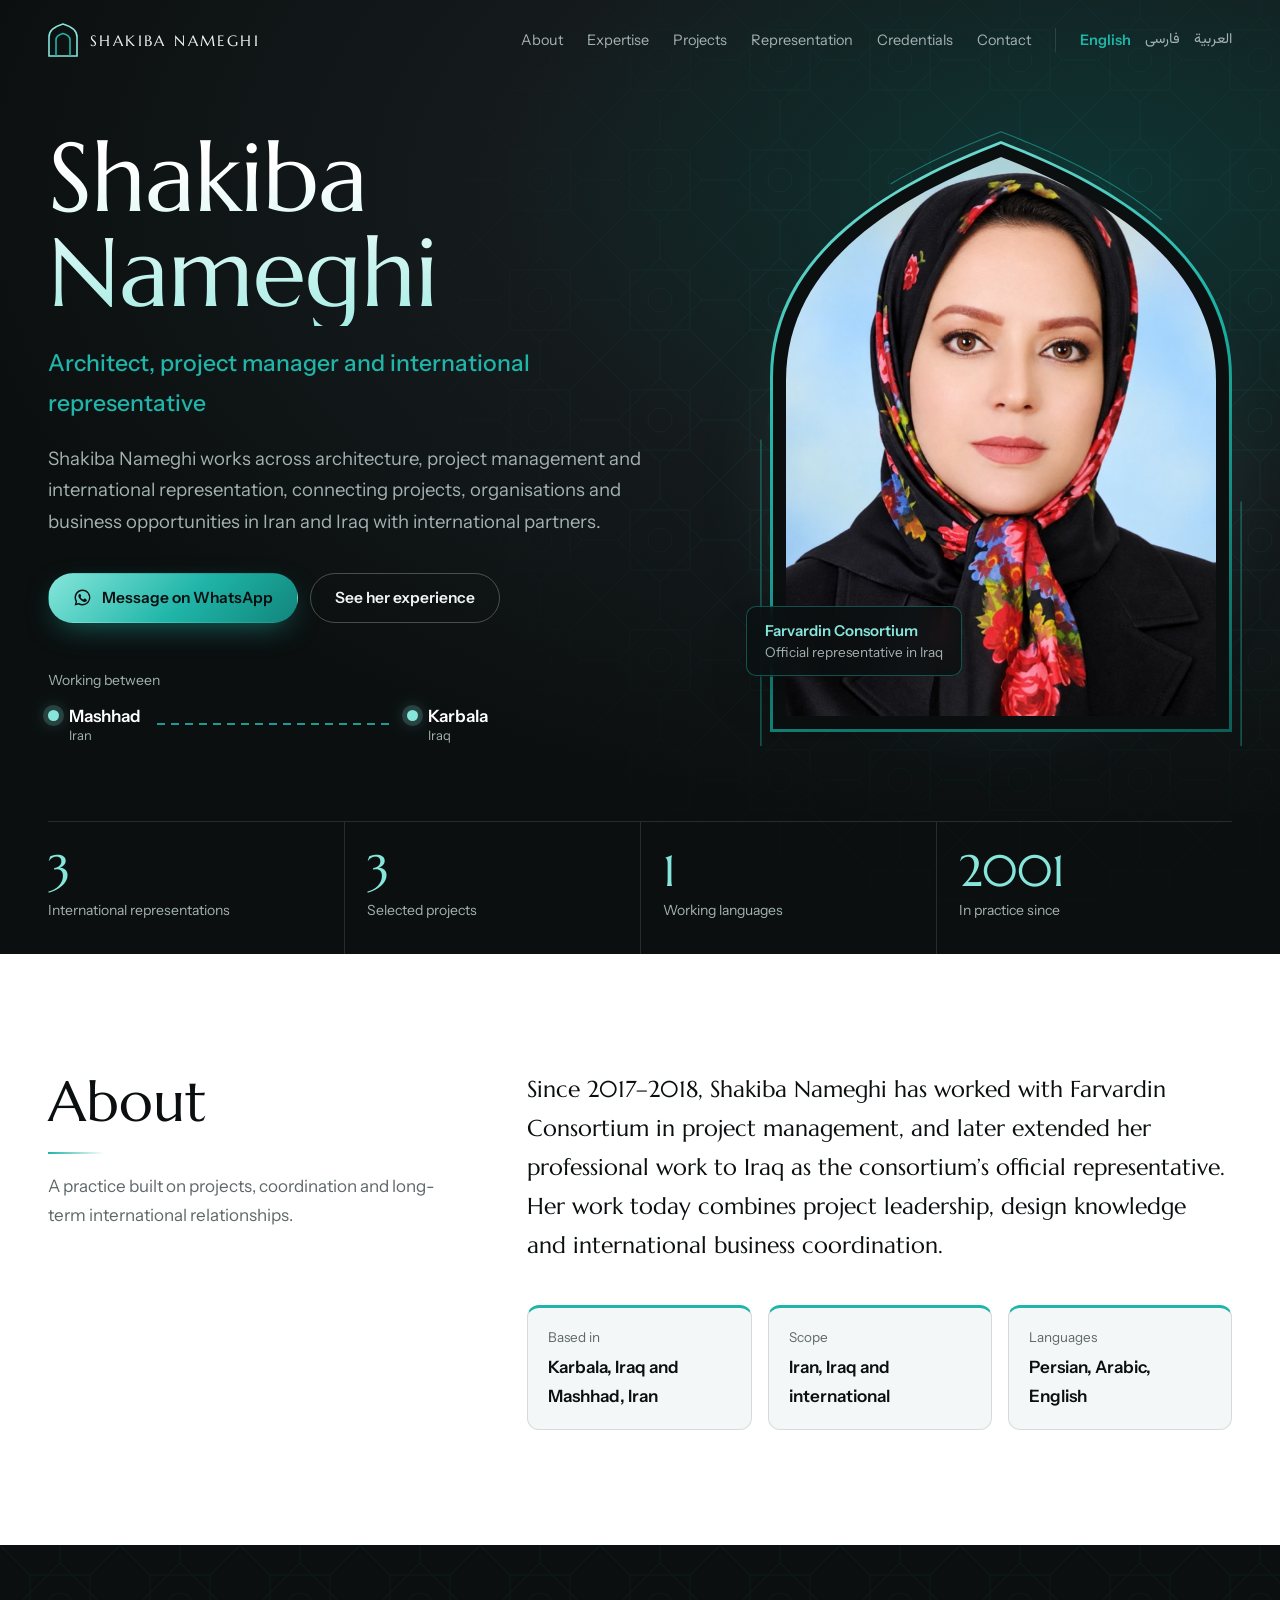
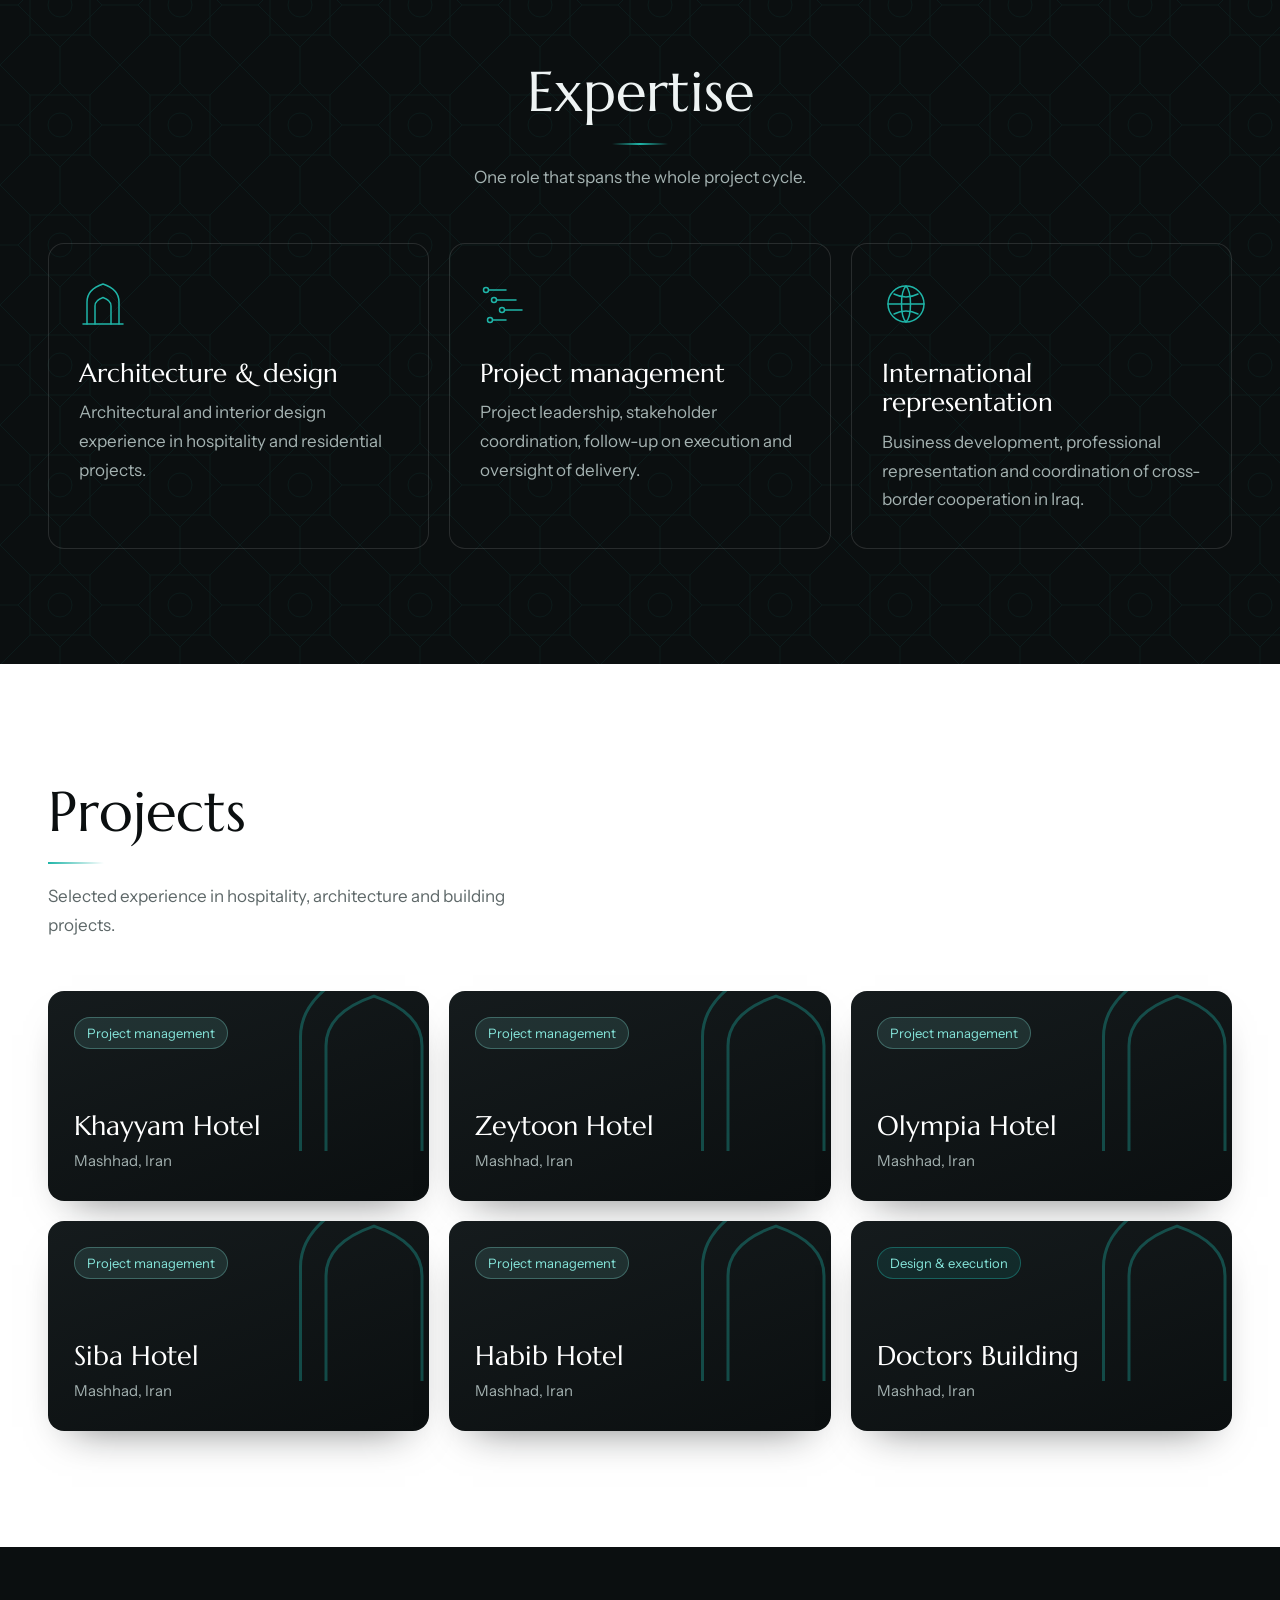
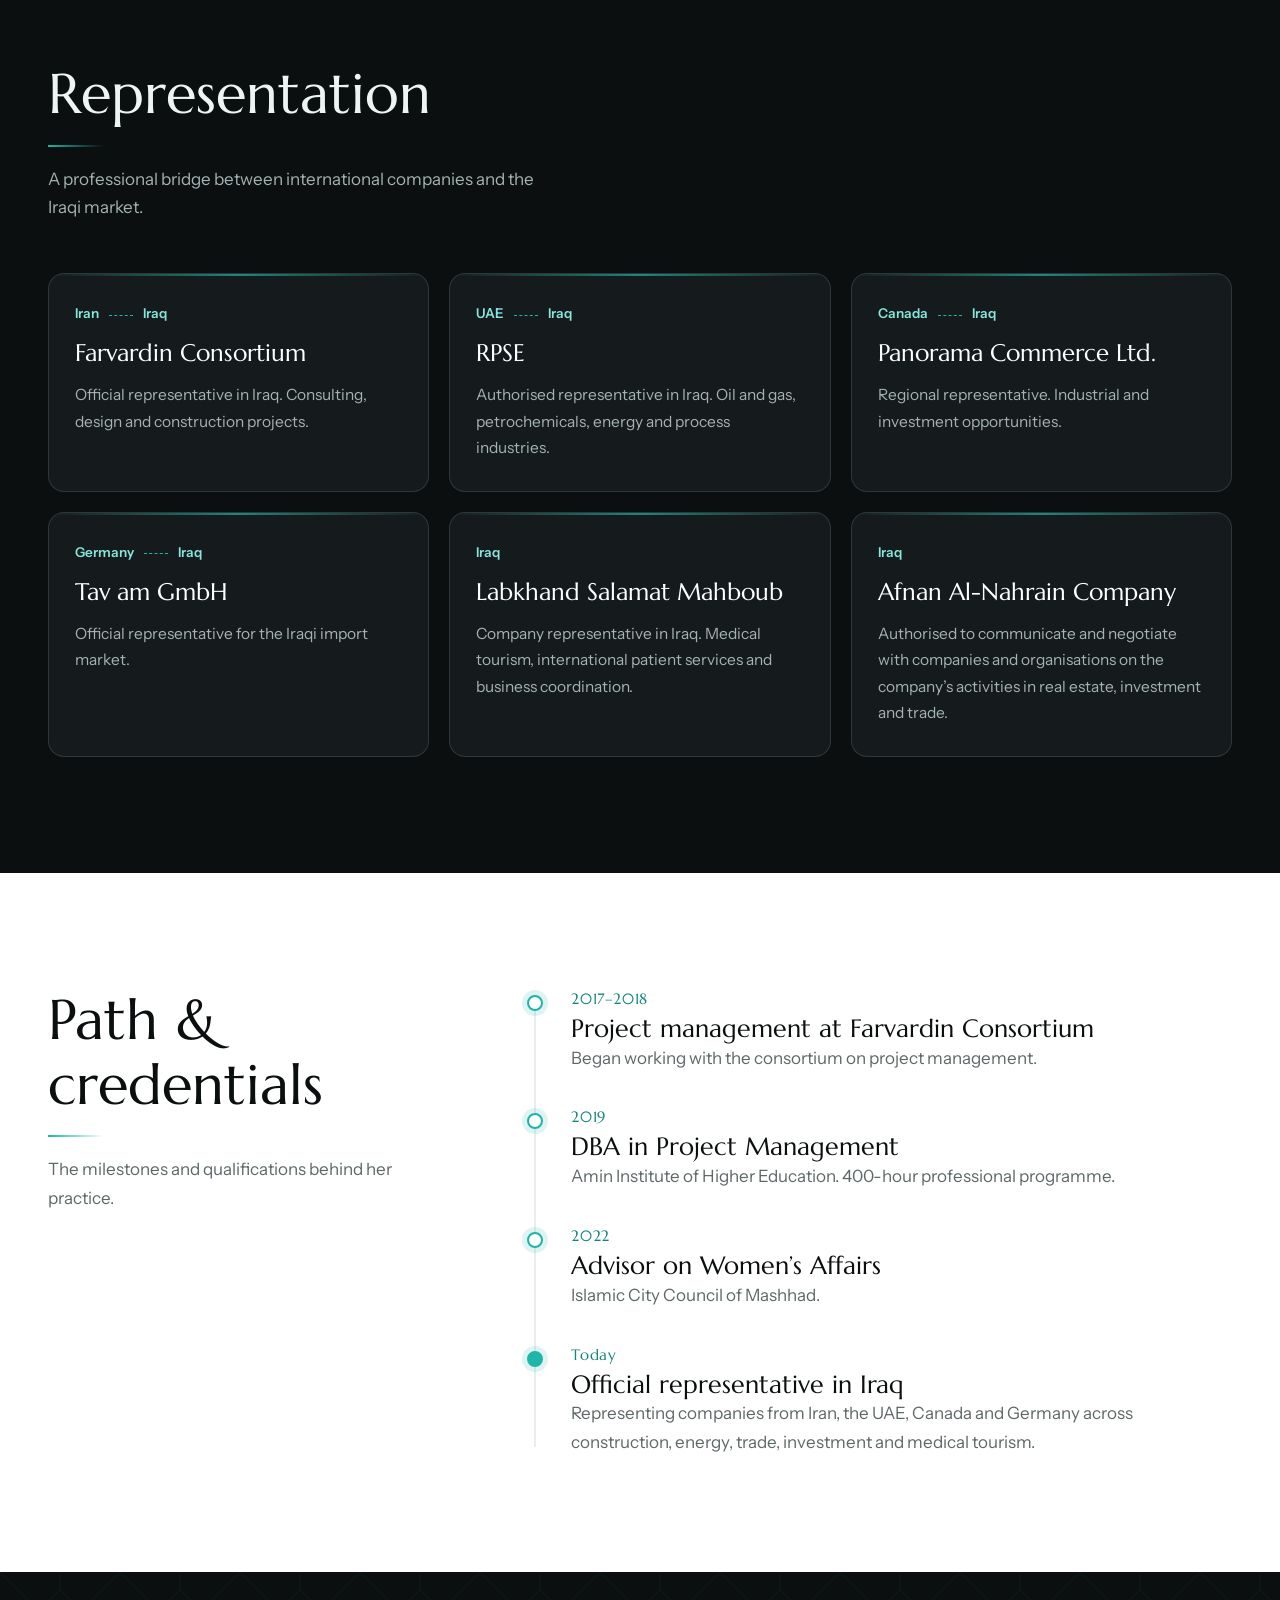
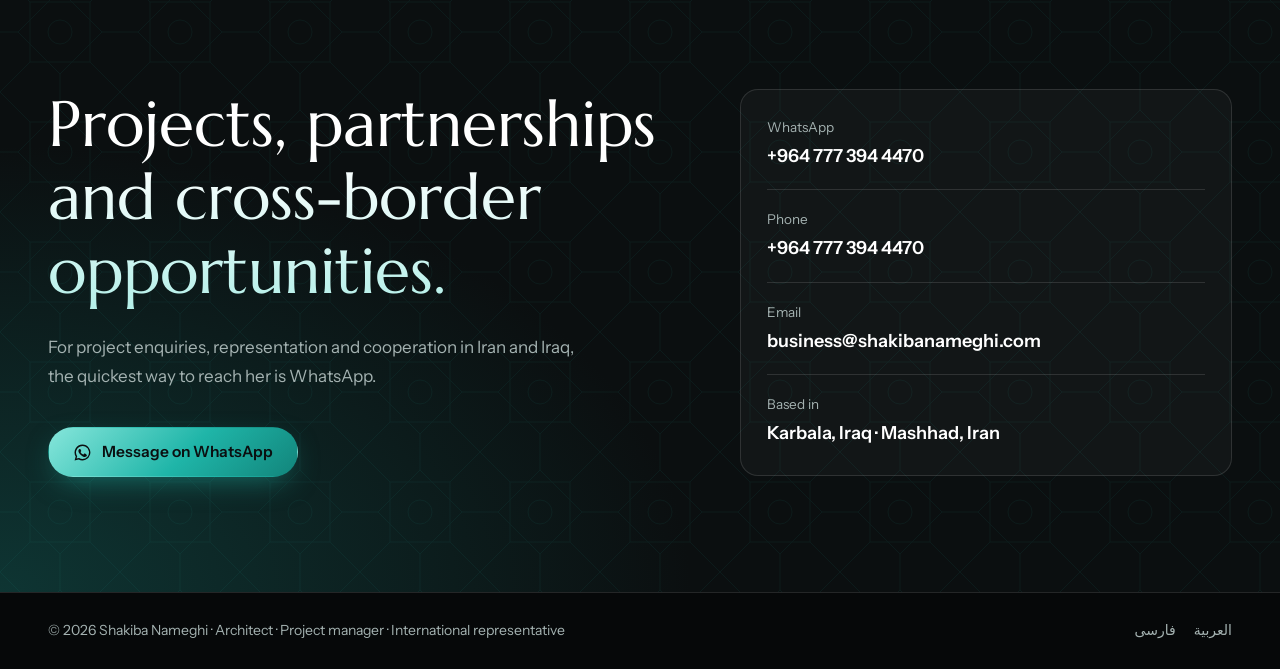
<file: index.html>
<!doctype html>
<html lang="ar" dir="rtl" translate="no">
<head>
<meta charset="utf-8"><meta name="google" content="notranslate">
<meta name="viewport" content="width=device-width,initial-scale=1">
<title>شكيبا نامقي — Shakiba Nameghi — شکیبا نامقی</title>
<meta name="description" content="الموقع الرسمي لشكيبا نامقي — Official website of Shakiba Nameghi — وب‌سایت رسمی شکیبا نامقی">
<link rel="canonical" href="https://shakibanameghi.com/ar/">
<link rel="alternate" hreflang="en" href="https://shakibanameghi.com/en/">
<link rel="alternate" hreflang="fa" href="https://shakibanameghi.com/fa/">
<link rel="alternate" hreflang="ar" href="https://shakibanameghi.com/ar/">
<link rel="alternate" hreflang="x-default" href="https://shakibanameghi.com/">
<link rel="icon" href="favicon.svg" type="image/svg+xml">
<meta http-equiv="refresh" content="0; url=ar/">
<script>(function(){var l=((navigator.languages&&navigator.languages[0])||navigator.language||'').toLowerCase();var t=l.indexOf('fa')===0?'fa':l.indexOf('en')===0?'en':'ar';location.replace(t+'/'+location.search+location.hash)})()</script>
<style>body{margin:0;min-height:100vh;display:grid;place-items:center;background:#0B0F10;color:#EEF3F3;font:18px/1.6 Tahoma,system-ui,sans-serif}nav{display:flex;gap:24px}a{color:#86E6DB}</style>
</head>
<body><nav><a href="ar/" lang="ar">العربية</a><a href="fa/" lang="fa">فارسی</a><a href="en/" lang="en">English</a></nav></body>
</html>
</file>
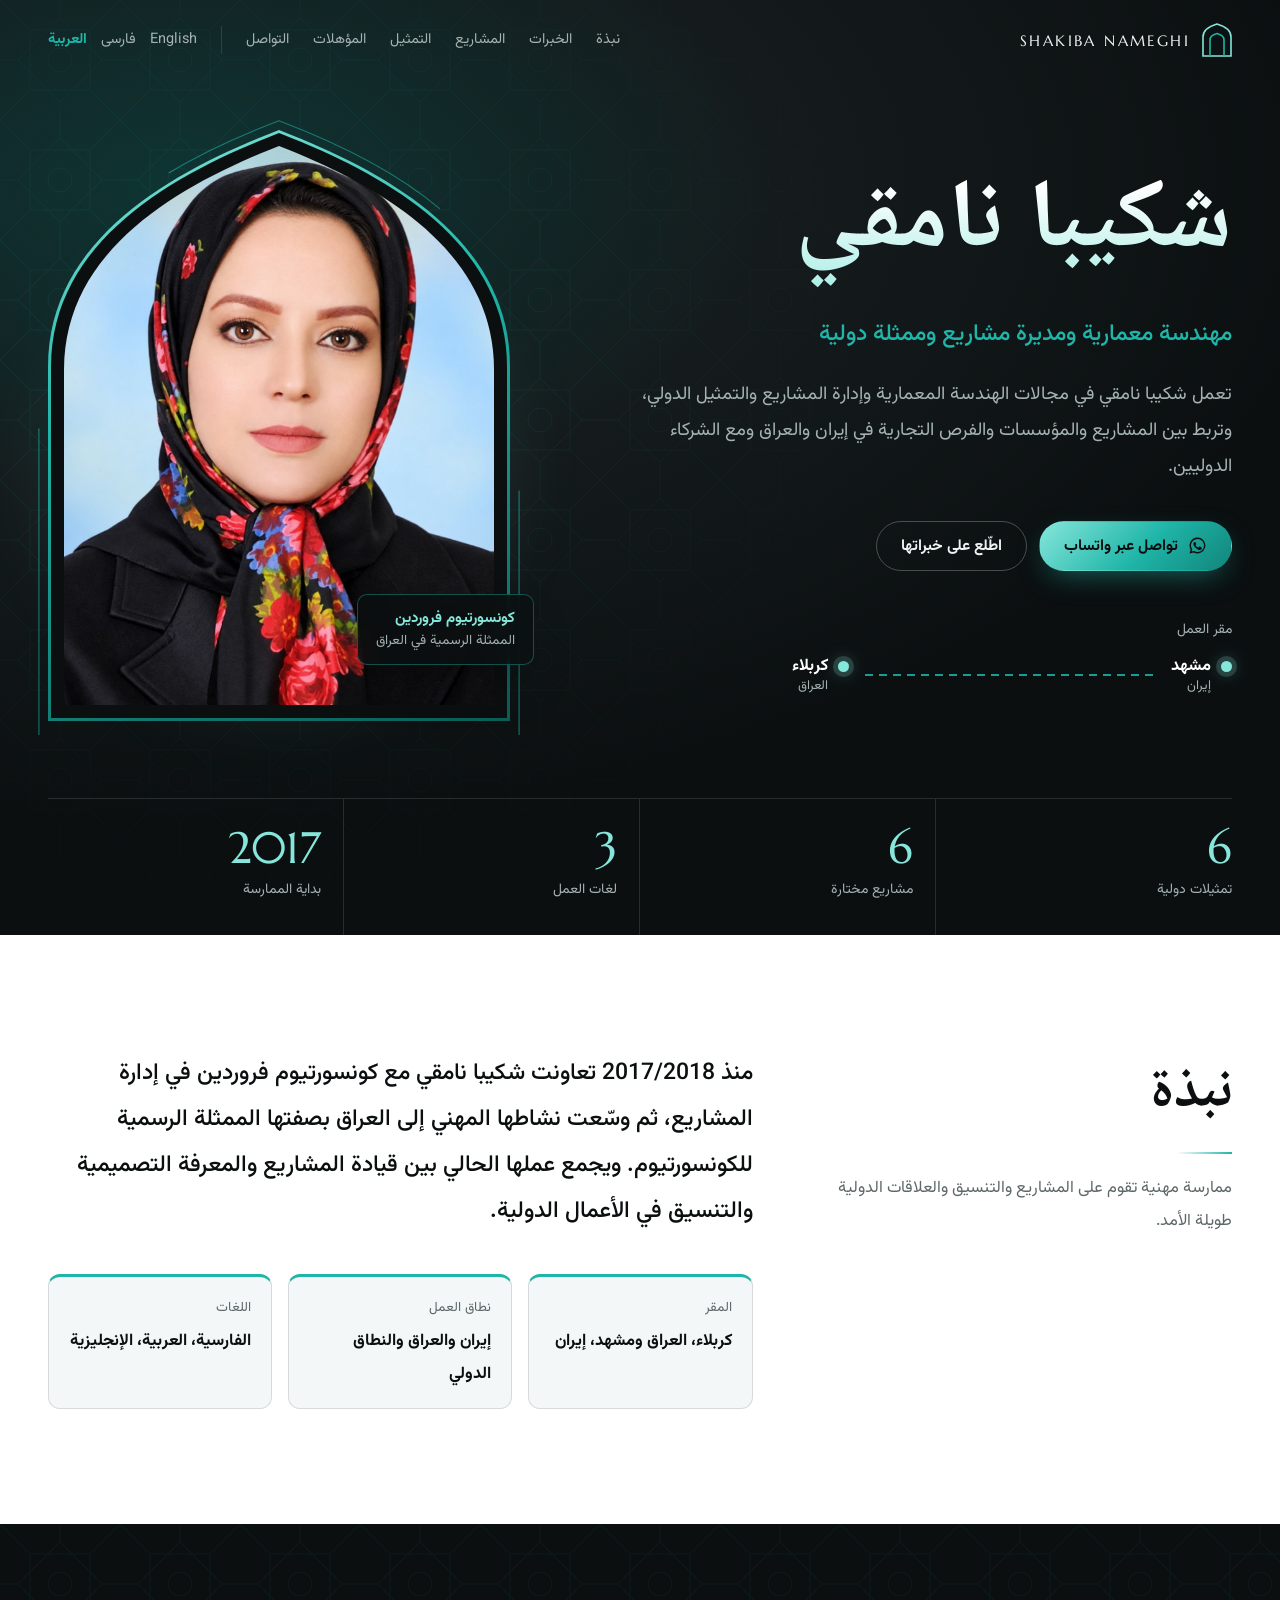
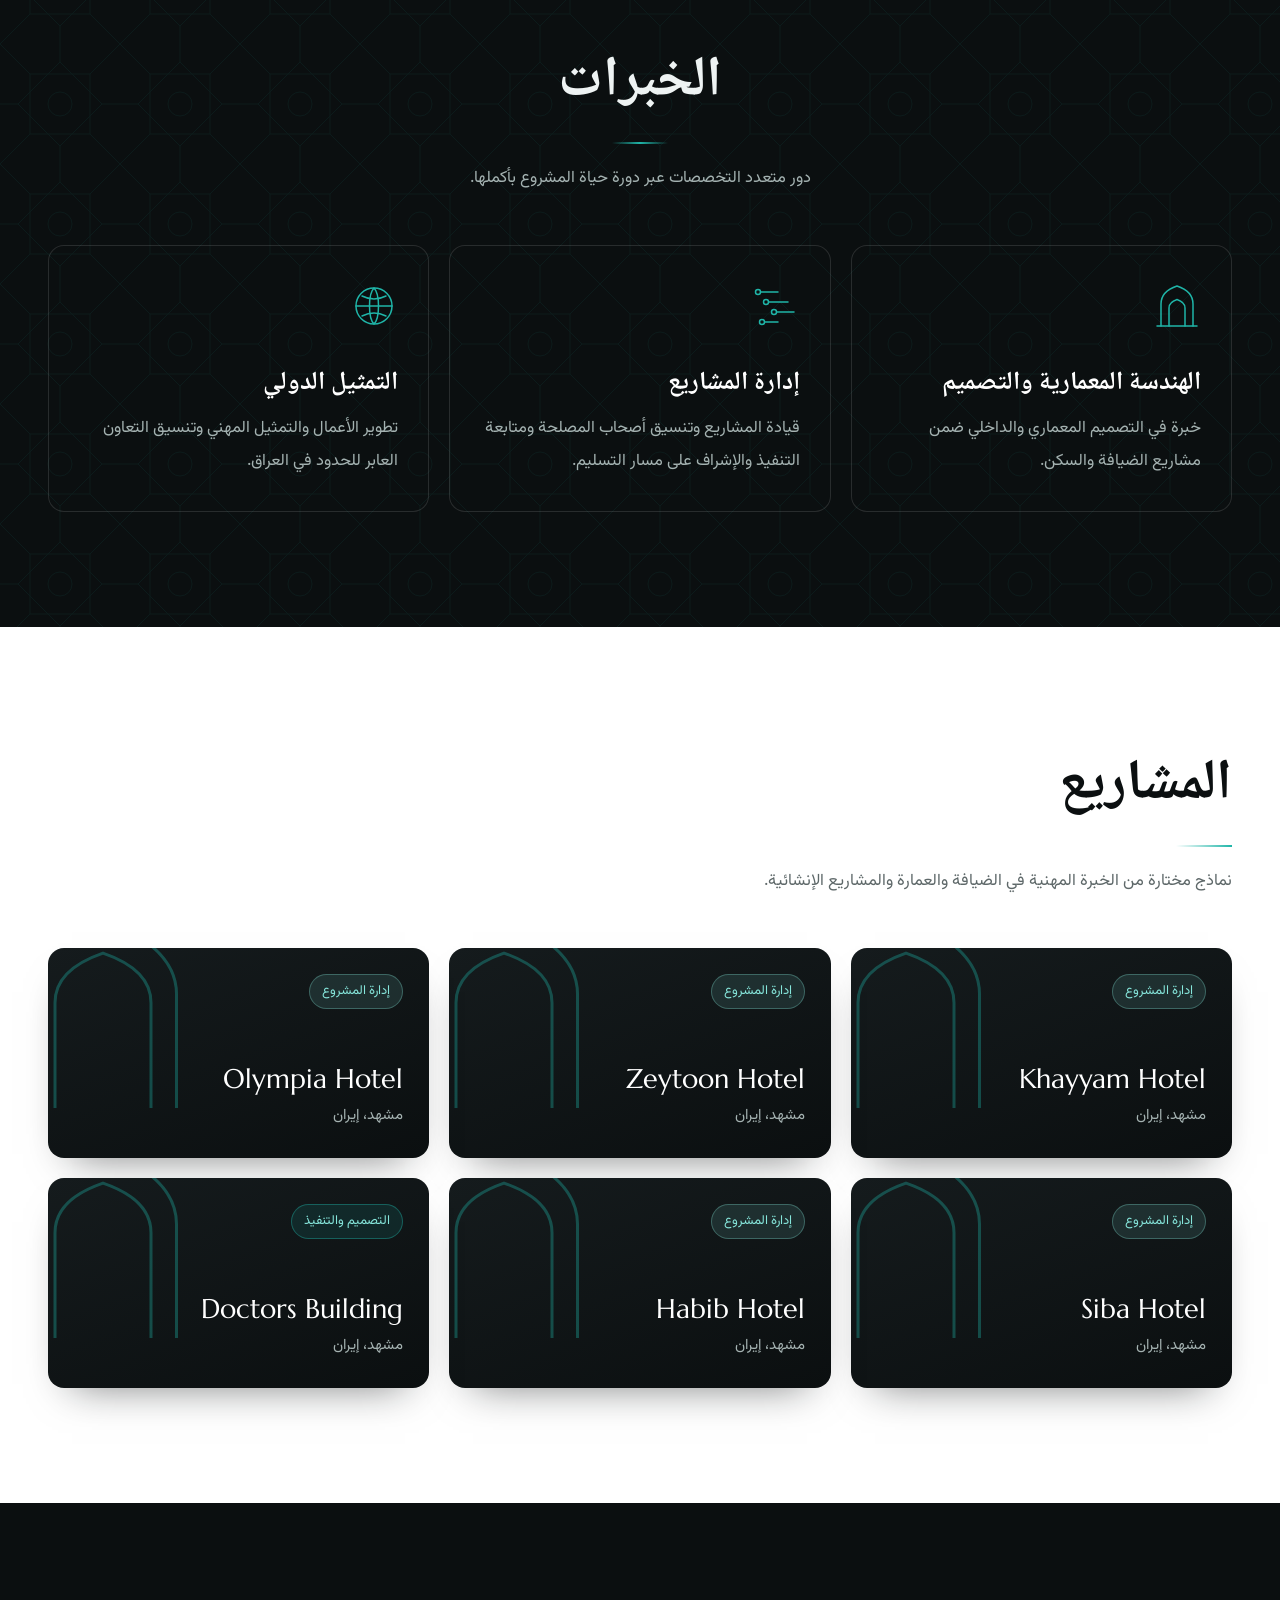
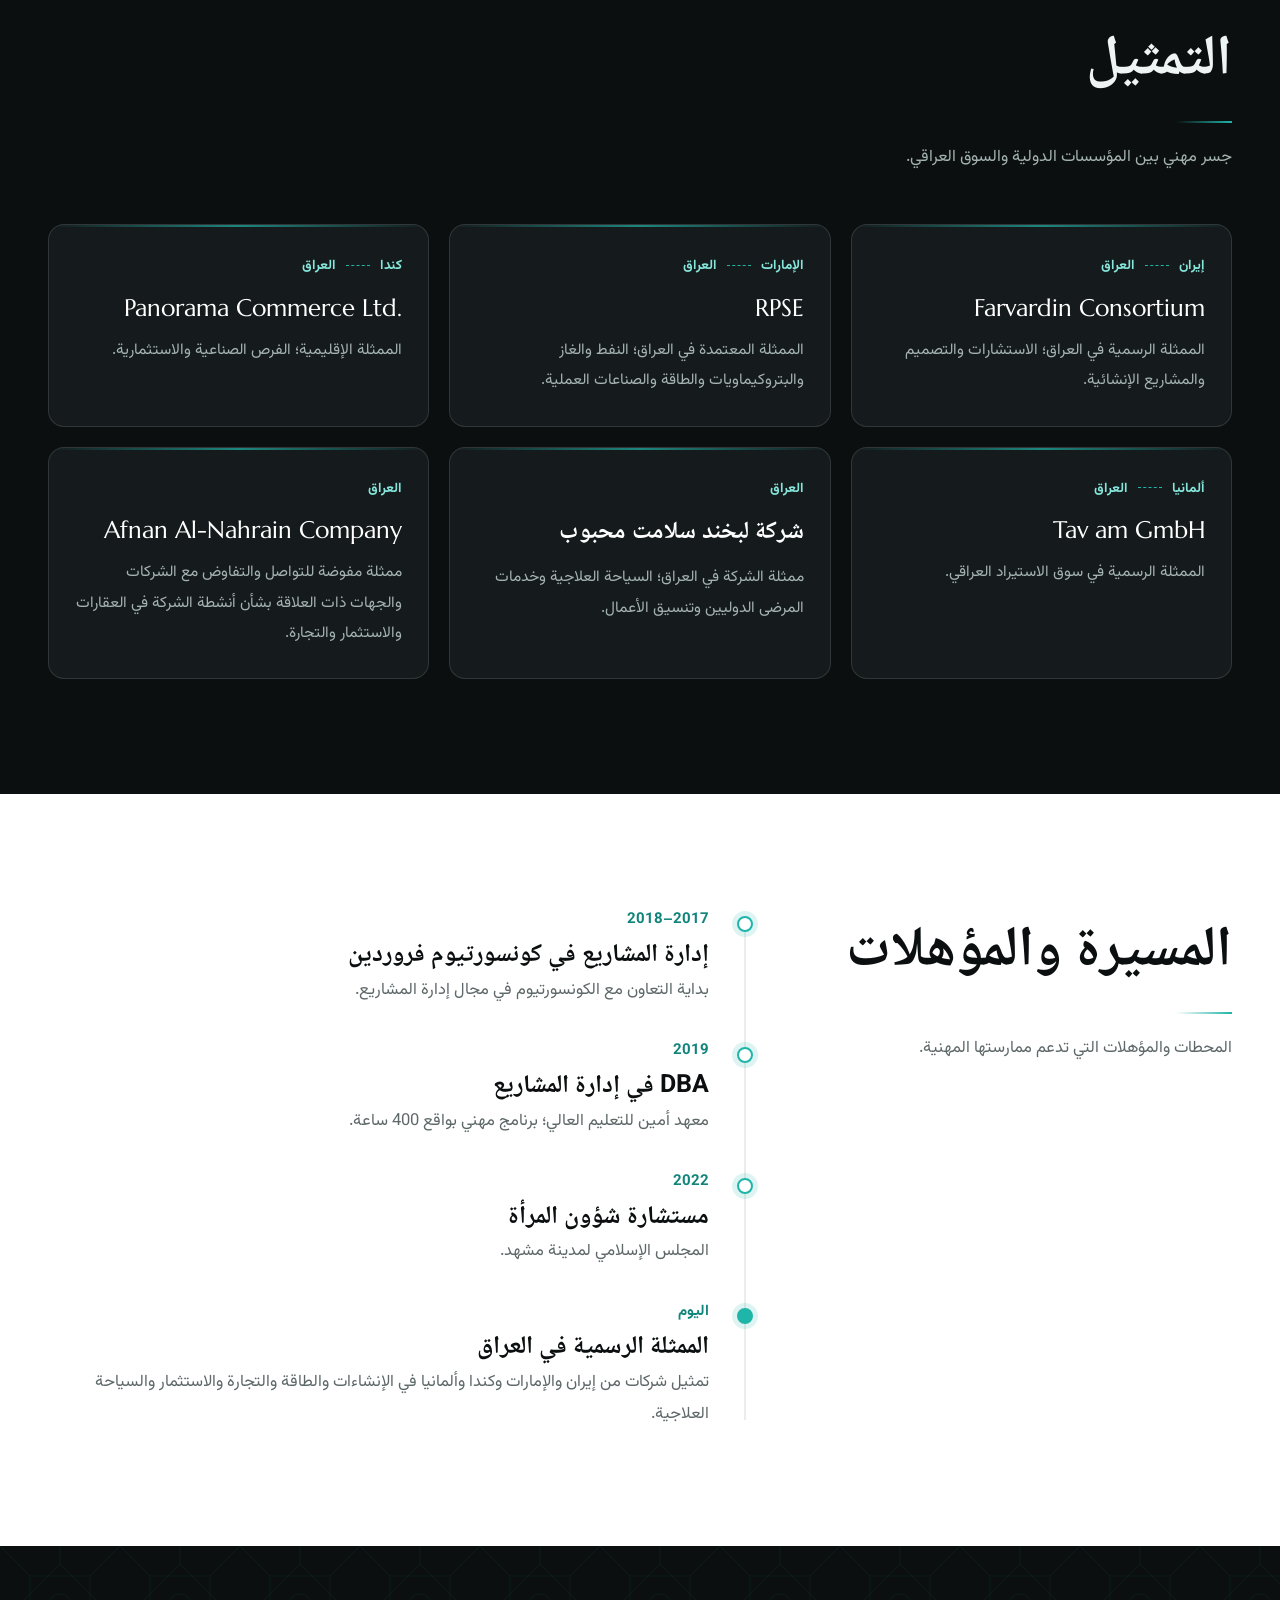
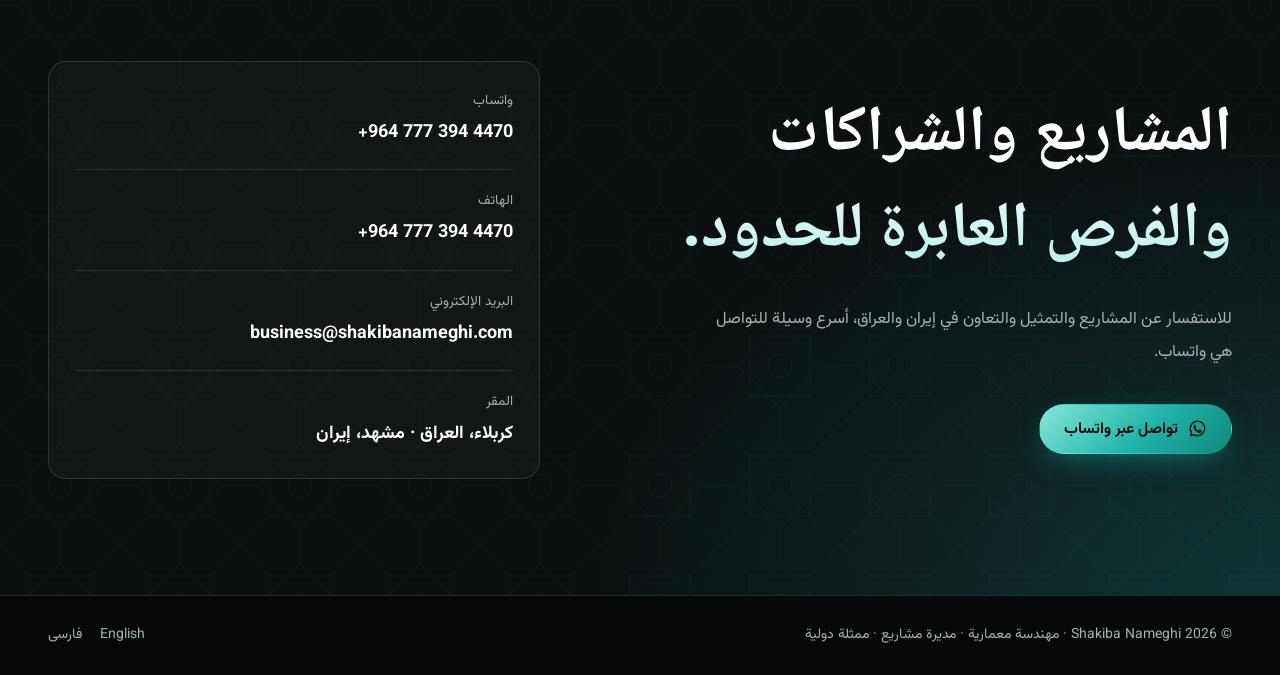
<file: ar/index.html>
<!doctype html>
<html lang="ar" dir="rtl" class="no-js" translate="no">
<head>
<meta charset="utf-8">
<meta name="viewport" content="width=device-width,initial-scale=1,viewport-fit=cover">
<title>شكيبا نامقي — مهندسة معمارية ومديرة مشاريع وممثلة دولية</title>
<meta name="description" content="الموقع الرسمي لشكيبا نامقي؛ مهندسة معمارية ومديرة مشاريع وممثلة دولية تعمل بين إيران والعراق والشركاء الدوليين.">
<meta name="google" content="notranslate">
<meta name="theme-color" content="#0B0F10">
<link rel="canonical" href="https://shakibanameghi.com/ar/"><link rel="alternate" hreflang="en" href="https://shakibanameghi.com/en/"><link rel="alternate" hreflang="fa" href="https://shakibanameghi.com/fa/"><link rel="alternate" hreflang="ar" href="https://shakibanameghi.com/ar/"><link rel="alternate" hreflang="x-default" href="https://shakibanameghi.com/">
<meta property="og:type" content="profile">
<meta property="og:title" content="شكيبا نامقي — مهندسة معمارية ومديرة مشاريع وممثلة دولية">
<meta property="og:description" content="الموقع الرسمي لشكيبا نامقي؛ مهندسة معمارية ومديرة مشاريع وممثلة دولية تعمل بين إيران والعراق والشركاء الدوليين.">
<meta property="og:url" content="https://shakibanameghi.com/ar/">
<meta property="og:image" content="https://shakibanameghi.com/og.png">
<meta property="og:image:width" content="1200"><meta property="og:image:height" content="630">
<meta property="og:locale" content="ar_IQ"><meta property="og:locale:alternate" content="en_US"><meta property="og:locale:alternate" content="fa_IR">
<meta name="twitter:card" content="summary_large_image">
<link rel="icon" href="../favicon.svg" type="image/svg+xml">
<link rel="apple-touch-icon" href="../apple-touch-icon.png">
<link rel="preload" href="../fonts/noto-naskh-arabic-arabic-700-normal.woff2" as="font" type="font/woff2" crossorigin>
<link rel="stylesheet" href="../style.css?v=31">
<script>document.documentElement.classList.remove('no-js')</script>
<script defer src="../script.js?v=31"></script>
<script type="application/ld+json">{"@context": "https://schema.org", "@type": "Person", "name": "Shakiba Nameghi", "alternateName": ["شکیبا نامقی", "شكيبا نامقي"], "url": "https://shakibanameghi.com/ar/", "image": "https://shakibanameghi.com/portrait.jpg", "jobTitle": ["Architect", "Project Manager", "International Representative"], "telephone": "+9647773944470", "email": "business@shakibanameghi.com", "knowsLanguage": ["fa", "ar", "en"], "workLocation": [{"@type": "Place", "name": "Karbala, Iraq"}, {"@type": "Place", "name": "Mashhad, Iran"}]}</script>
</head>
<body>
<a class="skip" href="#main">انتقل إلى المحتوى</a>
<header class="site-header">
  <div class="wrap bar">
    <a class="brand" href="./" aria-label="Shakiba Nameghi"><svg viewBox="0 0 30 34" aria-hidden="true"><path d="M1 33V14C1 7 8 3 15 1c7 2 14 6 14 13v19z" fill="none" stroke="currentColor" stroke-width="1.6"/><path d="M8 33V17c0-3 3-5.5 7-6.5 4 1 7 3.5 7 6.5v16" fill="none" stroke="#1FB5A8" stroke-width="1.6"/></svg><span>SHAKIBA NAMEGHI</span></a>
    <button class="menu-btn" type="button" aria-expanded="false" aria-controls="panel" aria-label="القائمة"><svg class="bars" viewBox="0 0 24 24" aria-hidden="true"><path d="M4 8h16M4 16h16" stroke="currentColor" stroke-width="1.8" stroke-linecap="round"/></svg><svg class="x" viewBox="0 0 24 24" aria-hidden="true"><path d="M6 6l12 12M18 6L6 18" stroke="currentColor" stroke-width="1.8" stroke-linecap="round"/></svg></button>
    <div class="panel" id="panel">
      <nav class="nav" aria-label="القائمة"><a href="#about">نبذة</a><a href="#expertise">الخبرات</a><a href="#projects">المشاريع</a><a href="#representation">التمثيل</a><a href="#credentials">المؤهلات</a><a href="#contact">التواصل</a></nav>
      <div class="lang"><a href="../en/" lang="en" hreflang="en">English</a><a href="../fa/" lang="fa" hreflang="fa">فارسی</a><a href="../ar/" lang="ar" hreflang="ar" aria-current="page">العربية</a></div>
    </div>
  </div>
</header>
<main id="main">
<section class="hero">
  <div class="hero-bg" aria-hidden="true"></div>
  <div class="wrap hero-grid">
    <div class="hero-text">
      <h1 class="in in1">شكيبا نامقي</h1>
      <p class="role in in2">مهندسة معمارية ومديرة مشاريع وممثلة دولية</p>
      <p class="intro in in3">تعمل شكيبا نامقي في مجالات الهندسة المعمارية وإدارة المشاريع والتمثيل الدولي، وتربط بين المشاريع والمؤسسات والفرص التجارية في إيران والعراق ومع الشركاء الدوليين.</p>
      <div class="actions in in4">
        <a class="btn btn-solid" href="https://wa.me/9647773944470" target="_blank" rel="noopener"><svg viewBox="0 0 24 24" aria-hidden="true" fill="currentColor"><path d="M12 2a10 10 0 0 0-8.6 15.1L2 22l5-1.3A10 10 0 1 0 12 2zm0 18.2a8.2 8.2 0 0 1-4.2-1.2l-.3-.2-3 .8.8-2.9-.2-.3A8.2 8.2 0 1 1 12 20.2zm4.5-6.1c-.2-.1-1.5-.7-1.7-.8-.2-.1-.4-.1-.6.1l-.8 1c-.1.2-.3.2-.5.1a6.7 6.7 0 0 1-3.3-2.9c-.2-.4.2-.4.7-1.3.1-.2 0-.3 0-.4l-.8-1.8c-.2-.5-.4-.4-.6-.4h-.5a1 1 0 0 0-.7.3 3 3 0 0 0-.9 2.2 5.1 5.1 0 0 0 1.1 2.7 11.7 11.7 0 0 0 4.5 4c1.7.7 2.3.8 3.2.6.5-.1 1.5-.6 1.7-1.2.2-.6.2-1.1.2-1.2-.1-.1-.3-.2-.5-.3z"/></svg>تواصل عبر واتساب</a>
        <a class="btn btn-line" href="#projects">اطّلع على خبراتها</a>
      </div>
      <div class="route in in5">
        <p class="route-cap">مقر العمل</p>
        <div class="route-line"><b>مشهد<small>إيران</small></b><i></i><b>كربلاء<small>العراق</small></b></div>
      </div>
    </div>
    <figure class="arch">
      <div class="arch-glow" aria-hidden="true"></div>
      <div class="arch-shape arch-frame" aria-hidden="true"></div>
      <svg class="arch-draw" viewBox="0 0 100 130" preserveAspectRatio="none" aria-hidden="true"><path pathLength="1" d="M1 130V52C1 25 27 10 50 1c23 9 49 24 49 51v78"/></svg>
      <div class="arch-shape arch-photo"><img src="../portrait.jpg" alt="صورة شكيبا نامقي" width="720" height="900" fetchpriority="high"></div>
      <figcaption class="arch-key"><strong>كونسورتيوم فروردين</strong>الممثلة الرسمية في العراق</figcaption>
    </figure>
  </div>
  <div class="wrap stats"><div class="stat"><b>6</b><span>تمثيلات دولية</span></div><div class="stat"><b>6</b><span>مشاريع مختارة</span></div><div class="stat"><b>3</b><span>لغات العمل</span></div><div class="stat"><b>2017</b><span>بداية الممارسة</span></div></div>
</section>

<section class="section light" id="about">
  <div class="wrap split">
    <div class="head"><h2>نبذة</h2><p>ممارسة مهنية تقوم على المشاريع والتنسيق والعلاقات الدولية طويلة الأمد.</p></div>
    <div><p class="profile">منذ 2017/2018 تعاونت شكيبا نامقي مع كونسورتيوم فروردين في إدارة المشاريع، ثم وسّعت نشاطها المهني إلى العراق بصفتها الممثلة الرسمية للكونسورتيوم. ويجمع عملها الحالي بين قيادة المشاريع والمعرفة التصميمية والتنسيق في الأعمال الدولية.</p><dl class="facts"><div><dt>المقر</dt><dd>كربلاء، العراق ومشهد، إيران</dd></div><div><dt>نطاق العمل</dt><dd>إيران والعراق والنطاق الدولي</dd></div><div><dt>اللغات</dt><dd>الفارسية، العربية، الإنجليزية</dd></div></dl></div>
  </div>
</section>

<section class="section dark pattern" id="expertise">
  <div class="wrap">
    <div class="head center"><h2>الخبرات</h2><p>دور متعدد التخصصات عبر دورة حياة المشروع بأكملها.</p></div>
    <div class="skills"><article class="skill"><svg viewBox="0 0 48 48" aria-hidden="true"><path d="M8 44V22C8 13 15 7 24 4c9 3 16 9 16 18v22" /><path d="M16 44V26c0-4 3.5-7 8-8.5 4.5 1.5 8 4.5 8 8.5v18"/><path d="M4 44h40"/></svg><h3>الهندسة المعمارية والتصميم</h3><p>خبرة في التصميم المعماري والداخلي ضمن مشاريع الضيافة والسكن.</p></article><article class="skill"><svg viewBox="0 0 48 48" aria-hidden="true"><path d="M6 10h20M14 20h22M22 30h20M10 40h16"/><circle cx="6" cy="10" r="2.5"/><circle cx="14" cy="20" r="2.5"/><circle cx="22" cy="30" r="2.5"/><circle cx="10" cy="40" r="2.5"/></svg><h3>إدارة المشاريع</h3><p>قيادة المشاريع وتنسيق أصحاب المصلحة ومتابعة التنفيذ والإشراف على مسار التسليم.</p></article><article class="skill"><svg viewBox="0 0 48 48" aria-hidden="true"><circle cx="24" cy="24" r="18"/><path d="M6 24h36M24 6c-6 6-6 30 0 36M24 6c6 6 6 30 0 36"/><path d="M12 14c8 4 16 4 24 0M12 34c8-4 16-4 24 0"/></svg><h3>التمثيل الدولي</h3><p>تطوير الأعمال والتمثيل المهني وتنسيق التعاون العابر للحدود في العراق.</p></article></div>
  </div>
</section>

<section class="section light" id="projects">
  <div class="wrap">
    <div class="head"><h2>المشاريع</h2><p>نماذج مختارة من الخبرة المهنية في الضيافة والعمارة والمشاريع الإنشائية.</p></div>
    <div class="projs"><article class="proj"><span class="tag">إدارة المشروع</span><h3 lang="en"><bdi>Khayyam Hotel</bdi></h3><p>مشهد، إيران</p></article><article class="proj"><span class="tag">إدارة المشروع</span><h3 lang="en"><bdi>Zeytoon Hotel</bdi></h3><p>مشهد، إيران</p></article><article class="proj"><span class="tag">إدارة المشروع</span><h3 lang="en"><bdi>Olympia Hotel</bdi></h3><p>مشهد، إيران</p></article><article class="proj"><span class="tag">إدارة المشروع</span><h3 lang="en"><bdi>Siba Hotel</bdi></h3><p>مشهد، إيران</p></article><article class="proj"><span class="tag">إدارة المشروع</span><h3 lang="en"><bdi>Habib Hotel</bdi></h3><p>مشهد، إيران</p></article><article class="proj alt"><span class="tag">التصميم والتنفيذ</span><h3 lang="en"><bdi>Doctors Building</bdi></h3><p>مشهد، إيران</p></article></div>
  </div>
</section>

<section class="section dark" id="representation">
  <div class="wrap">
    <div class="head"><h2>التمثيل</h2><p>جسر مهني بين المؤسسات الدولية والسوق العراقي.</p></div>
    <div class="reps"><article class="rep"><div class="countries"><span>إيران</span><span>العراق</span></div><h3 lang="en"><bdi>Farvardin Consortium</bdi></h3><p>الممثلة الرسمية في العراق؛ الاستشارات والتصميم والمشاريع الإنشائية.</p></article><article class="rep"><div class="countries"><span>الإمارات</span><span>العراق</span></div><h3 lang="en"><bdi>RPSE</bdi></h3><p>الممثلة المعتمدة في العراق؛ النفط والغاز والبتروكيماويات والطاقة والصناعات العملية.</p></article><article class="rep"><div class="countries"><span>كندا</span><span>العراق</span></div><h3 lang="en"><bdi>Panorama Commerce Ltd.</bdi></h3><p>الممثلة الإقليمية؛ الفرص الصناعية والاستثمارية.</p></article><article class="rep"><div class="countries"><span>ألمانيا</span><span>العراق</span></div><h3 lang="en"><bdi>Tav am GmbH</bdi></h3><p>الممثلة الرسمية في سوق الاستيراد العراقي.</p></article><article class="rep"><div class="countries"><span>العراق</span></div><h3 class="native">شركة لبخند سلامت محبوب</h3><p>ممثلة الشركة في العراق؛ السياحة العلاجية وخدمات المرضى الدوليين وتنسيق الأعمال.</p></article><article class="rep"><div class="countries"><span>العراق</span></div><h3 lang="en"><bdi>Afnan Al-Nahrain Company</bdi></h3><p>ممثلة مفوضة للتواصل والتفاوض مع الشركات والجهات ذات العلاقة بشأن أنشطة الشركة في العقارات والاستثمار والتجارة.</p></article></div>
  </div>
</section>

<section class="section light" id="credentials">
  <div class="wrap split">
    <div class="head"><h2>المسيرة والمؤهلات</h2><p>المحطات والمؤهلات التي تدعم ممارستها المهنية.</p></div>
    <ol class="timeline"><li><span class="when">2017–2018</span><div><h3>إدارة المشاريع في كونسورتيوم فروردين</h3><p>بداية التعاون مع الكونسورتيوم في مجال إدارة المشاريع.</p></div></li><li><span class="when">2019</span><div><h3>DBA في إدارة المشاريع</h3><p>معهد أمين للتعليم العالي؛ برنامج مهني بواقع 400 ساعة.</p></div></li><li><span class="when">2022</span><div><h3>مستشارة شؤون المرأة</h3><p>المجلس الإسلامي لمدينة مشهد.</p></div></li><li><span class="when">اليوم</span><div><h3>الممثلة الرسمية في العراق</h3><p>تمثيل شركات من إيران والإمارات وكندا وألمانيا في الإنشاءات والطاقة والتجارة والاستثمار والسياحة العلاجية.</p></div></li></ol>
  </div>
</section>

<section class="section dark pattern contact" id="contact">
  <div class="wrap contact-grid">
    <div>
      <h2>المشاريع والشراكات والفرص العابرة للحدود.</h2>
      <p class="lead">للاستفسار عن المشاريع والتمثيل والتعاون في إيران والعراق، أسرع وسيلة للتواصل هي واتساب.</p>
      <div class="actions"><a class="btn btn-solid" href="https://wa.me/9647773944470" target="_blank" rel="noopener"><svg viewBox="0 0 24 24" aria-hidden="true" fill="currentColor"><path d="M12 2a10 10 0 0 0-8.6 15.1L2 22l5-1.3A10 10 0 1 0 12 2zm0 18.2a8.2 8.2 0 0 1-4.2-1.2l-.3-.2-3 .8.8-2.9-.2-.3A8.2 8.2 0 1 1 12 20.2zm4.5-6.1c-.2-.1-1.5-.7-1.7-.8-.2-.1-.4-.1-.6.1l-.8 1c-.1.2-.3.2-.5.1a6.7 6.7 0 0 1-3.3-2.9c-.2-.4.2-.4.7-1.3.1-.2 0-.3 0-.4l-.8-1.8c-.2-.5-.4-.4-.6-.4h-.5a1 1 0 0 0-.7.3 3 3 0 0 0-.9 2.2 5.1 5.1 0 0 0 1.1 2.7 11.7 11.7 0 0 0 4.5 4c1.7.7 2.3.8 3.2.6.5-.1 1.5-.6 1.7-1.2.2-.6.2-1.1.2-1.2-.1-.1-.3-.2-.5-.3z"/></svg>تواصل عبر واتساب</a></div>
    </div>
    <ul class="channels">
      <li><span>واتساب</span><a href="https://wa.me/9647773944470" target="_blank" rel="noopener"><bdi class="ltr">+964 777 394 4470</bdi></a></li>
      <li><span>الهاتف</span><a href="tel:+9647773944470"><bdi class="ltr">+964 777 394 4470</bdi></a></li>
      <li><span>البريد الإلكتروني</span><a href="mailto:business@shakibanameghi.com"><bdi class="ltr">business@shakibanameghi.com</bdi></a></li>
      <li><span>المقر</span><strong>كربلاء، العراق · مشهد، إيران</strong></li>
    </ul>
  </div>
</section>
</main>
<footer class="site-footer">
  <div class="wrap"><span>© <span class="yr-now">2026</span> Shakiba Nameghi · مهندسة معمارية · مديرة مشاريع · ممثلة دولية</span><nav aria-label="Languages"><a href="../en/" lang="en">English</a><a href="../fa/" lang="fa">فارسی</a></nav></div>
</footer>
</body>
</html>
</file>
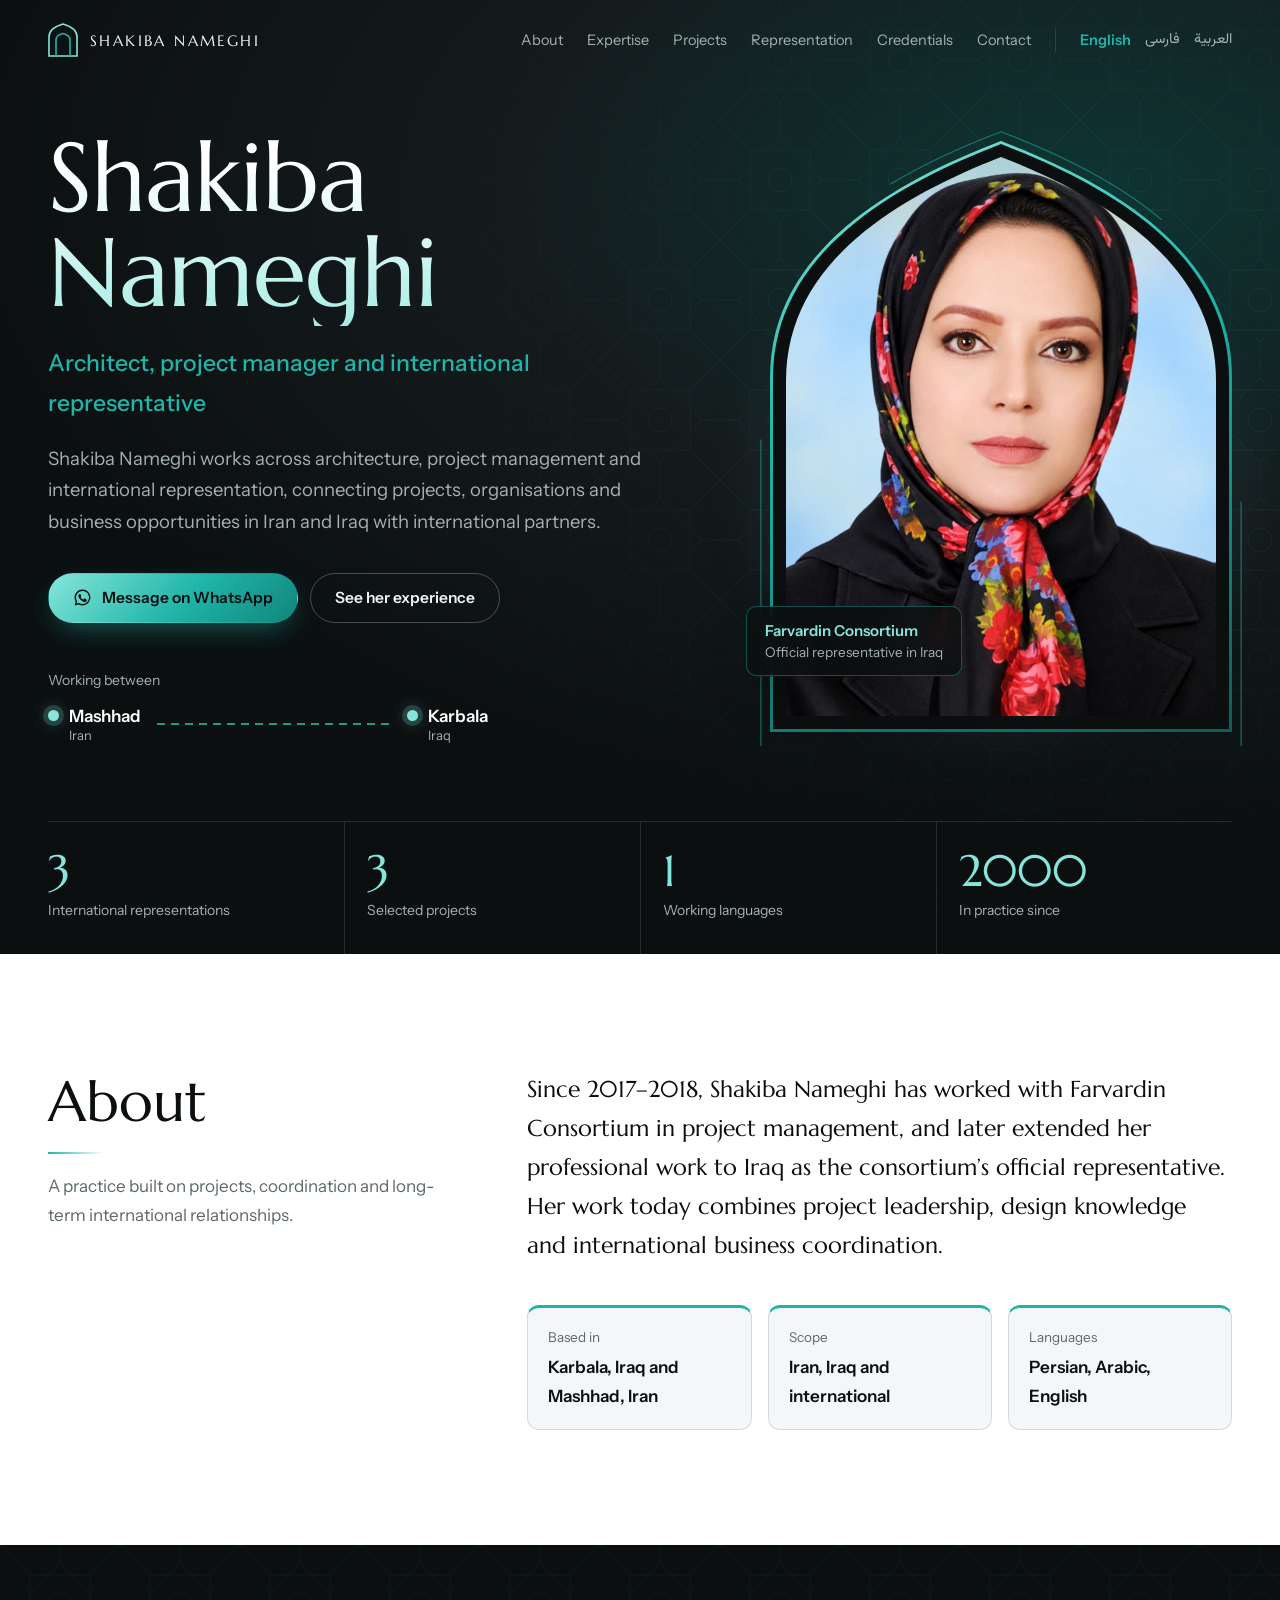
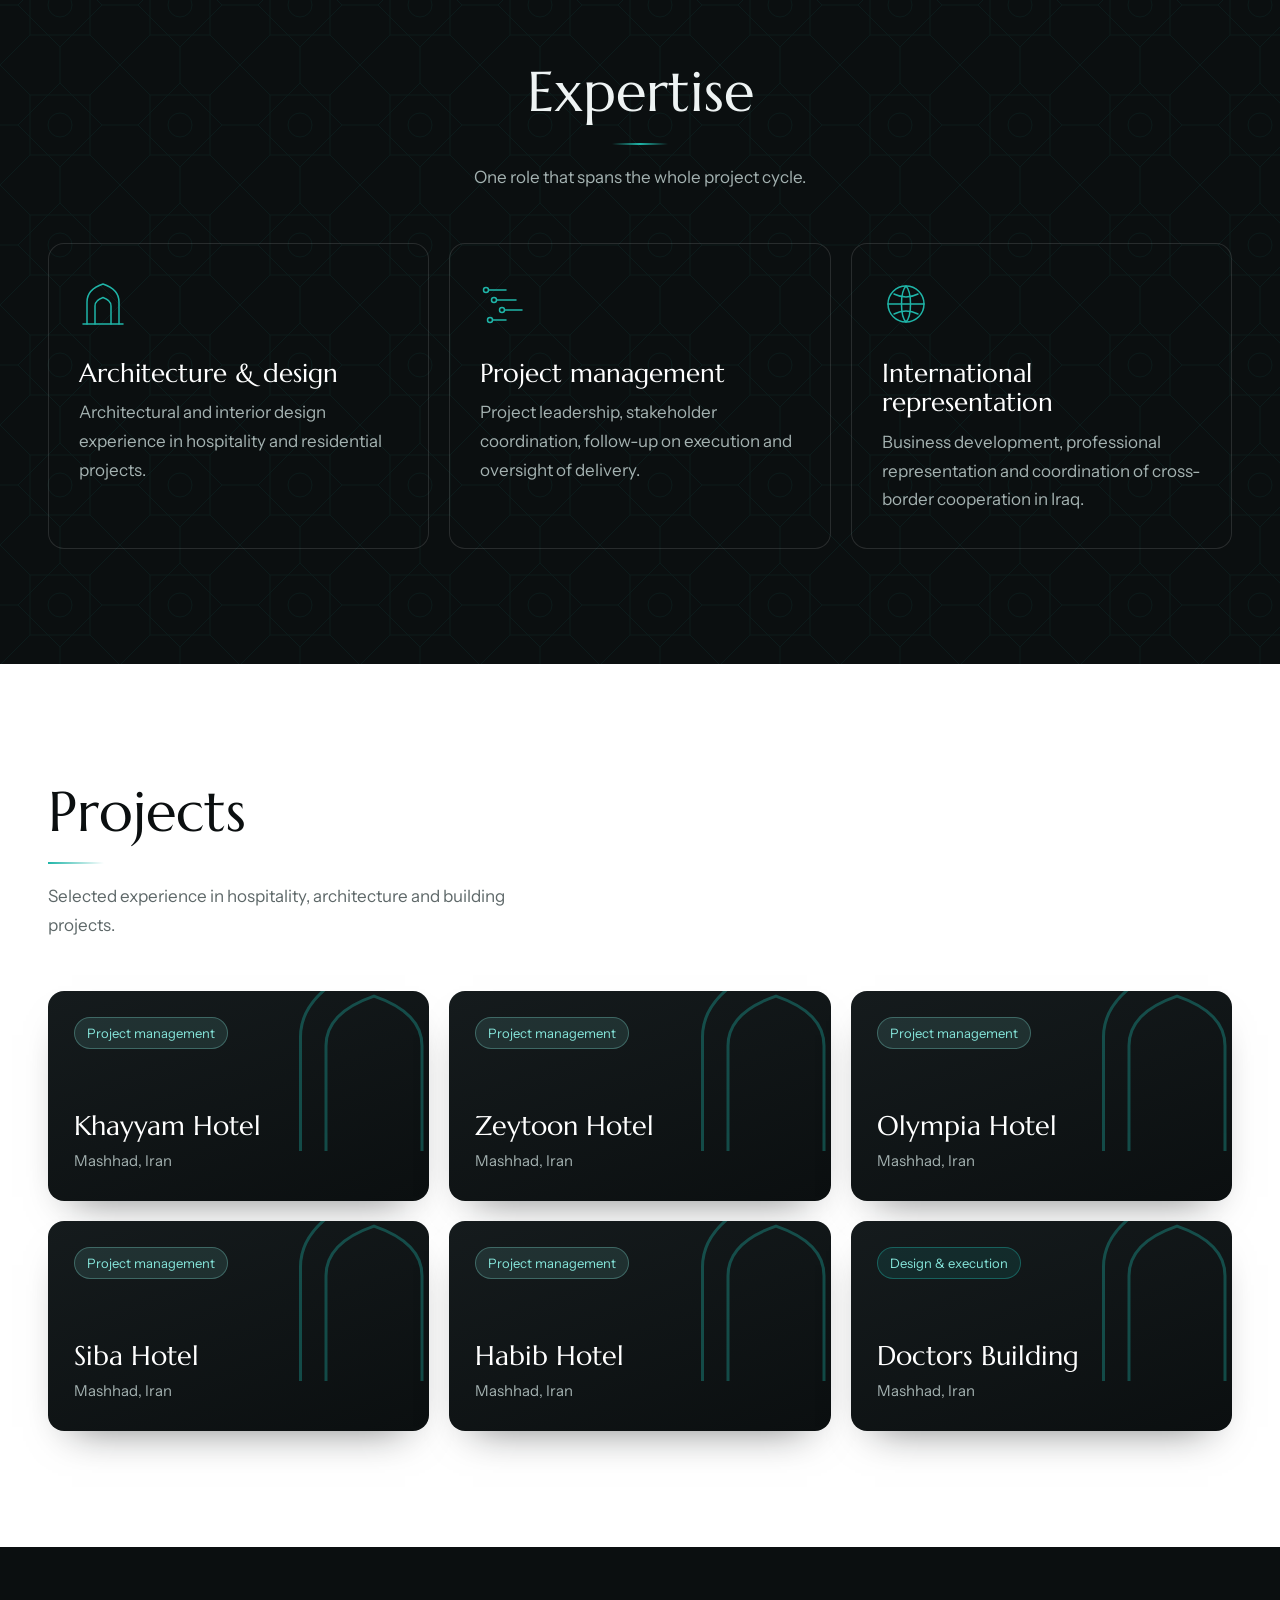
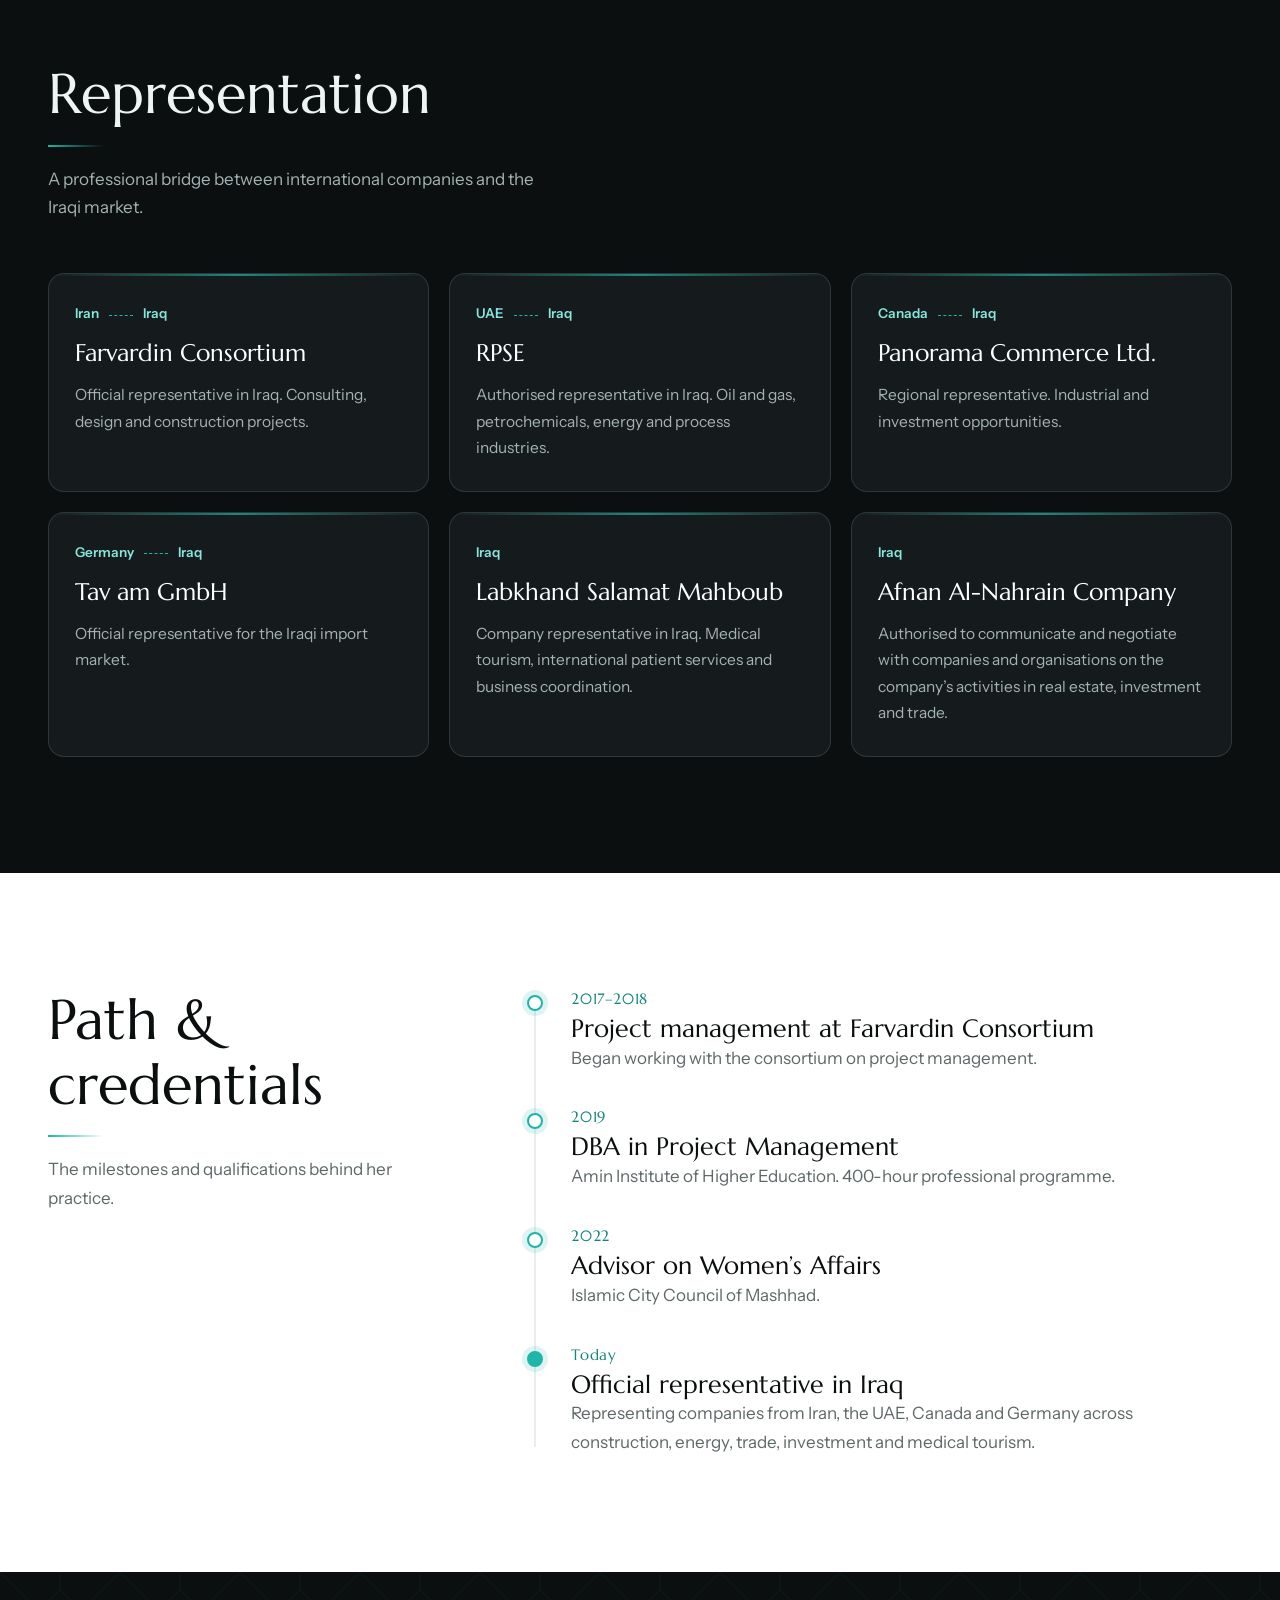
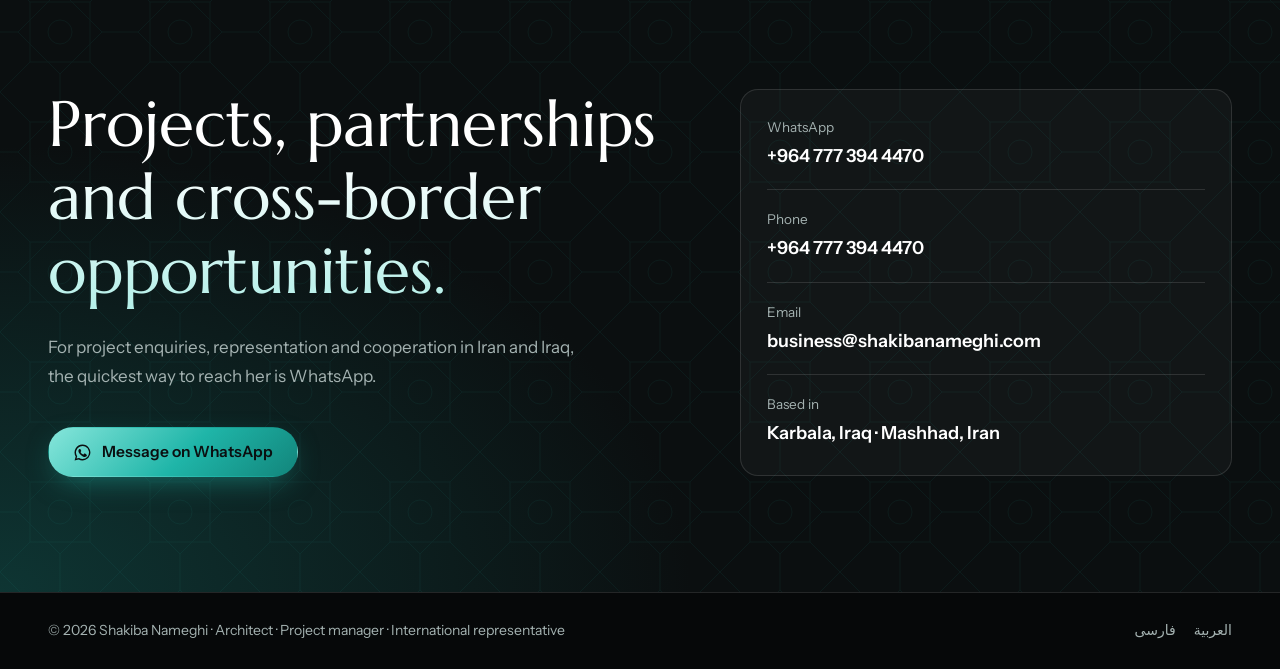
<file: en/index.html>
<!doctype html>
<html lang="en" dir="ltr" class="no-js" translate="no">
<head>
<meta charset="utf-8">
<meta name="viewport" content="width=device-width,initial-scale=1,viewport-fit=cover">
<title>Shakiba Nameghi — Architect, Project Manager &amp; International Representative</title>
<meta name="description" content="Official website of Shakiba Nameghi: architect, project manager and international representative working between Iran, Iraq and international partners.">
<meta name="google" content="notranslate">
<meta name="theme-color" content="#0B0F10">
<link rel="canonical" href="https://shakibanameghi.com/en/"><link rel="alternate" hreflang="en" href="https://shakibanameghi.com/en/"><link rel="alternate" hreflang="fa" href="https://shakibanameghi.com/fa/"><link rel="alternate" hreflang="ar" href="https://shakibanameghi.com/ar/"><link rel="alternate" hreflang="x-default" href="https://shakibanameghi.com/">
<meta property="og:type" content="profile">
<meta property="og:title" content="Shakiba Nameghi — Architect, Project Manager &amp; International Representative">
<meta property="og:description" content="Official website of Shakiba Nameghi: architect, project manager and international representative working between Iran, Iraq and international partners.">
<meta property="og:url" content="https://shakibanameghi.com/en/">
<meta property="og:image" content="https://shakibanameghi.com/og.png">
<meta property="og:image:width" content="1200"><meta property="og:image:height" content="630">
<meta property="og:locale" content="en_US"><meta property="og:locale:alternate" content="fa_IR"><meta property="og:locale:alternate" content="ar_IQ">
<meta name="twitter:card" content="summary_large_image">
<link rel="icon" href="../favicon.svg" type="image/svg+xml">
<link rel="apple-touch-icon" href="../apple-touch-icon.png">
<link rel="preload" href="../fonts/marcellus-latin-400-normal.woff2" as="font" type="font/woff2" crossorigin>
<link rel="stylesheet" href="../style.css?v=31">
<script>document.documentElement.classList.remove('no-js')</script>
<script defer src="../script.js?v=31"></script>
<script type="application/ld+json">{"@context": "https://schema.org", "@type": "Person", "name": "Shakiba Nameghi", "alternateName": ["شکیبا نامقی", "شكيبا نامقي"], "url": "https://shakibanameghi.com/en/", "image": "https://shakibanameghi.com/portrait.jpg", "jobTitle": ["Architect", "Project Manager", "International Representative"], "telephone": "+9647773944470", "email": "business@shakibanameghi.com", "knowsLanguage": ["fa", "ar", "en"], "workLocation": [{"@type": "Place", "name": "Karbala, Iraq"}, {"@type": "Place", "name": "Mashhad, Iran"}]}</script>
</head>
<body>
<a class="skip" href="#main">Skip to content</a>
<header class="site-header">
  <div class="wrap bar">
    <a class="brand" href="./" aria-label="Shakiba Nameghi"><svg viewBox="0 0 30 34" aria-hidden="true"><path d="M1 33V14C1 7 8 3 15 1c7 2 14 6 14 13v19z" fill="none" stroke="currentColor" stroke-width="1.6"/><path d="M8 33V17c0-3 3-5.5 7-6.5 4 1 7 3.5 7 6.5v16" fill="none" stroke="#1FB5A8" stroke-width="1.6"/></svg><span>SHAKIBA NAMEGHI</span></a>
    <button class="menu-btn" type="button" aria-expanded="false" aria-controls="panel" aria-label="Menu"><svg class="bars" viewBox="0 0 24 24" aria-hidden="true"><path d="M4 8h16M4 16h16" stroke="currentColor" stroke-width="1.8" stroke-linecap="round"/></svg><svg class="x" viewBox="0 0 24 24" aria-hidden="true"><path d="M6 6l12 12M18 6L6 18" stroke="currentColor" stroke-width="1.8" stroke-linecap="round"/></svg></button>
    <div class="panel" id="panel">
      <nav class="nav" aria-label="Menu"><a href="#about">About</a><a href="#expertise">Expertise</a><a href="#projects">Projects</a><a href="#representation">Representation</a><a href="#credentials">Credentials</a><a href="#contact">Contact</a></nav>
      <div class="lang"><a href="../en/" lang="en" hreflang="en" aria-current="page">English</a><a href="../fa/" lang="fa" hreflang="fa">فارسی</a><a href="../ar/" lang="ar" hreflang="ar">العربية</a></div>
    </div>
  </div>
</header>
<main id="main">
<section class="hero">
  <div class="hero-bg" aria-hidden="true"></div>
  <div class="wrap hero-grid">
    <div class="hero-text">
      <h1 class="in in1">Shakiba Nameghi</h1>
      <p class="role in in2">Architect, project manager and international representative</p>
      <p class="intro in in3">Shakiba Nameghi works across architecture, project management and international representation, connecting projects, organisations and business opportunities in Iran and Iraq with international partners.</p>
      <div class="actions in in4">
        <a class="btn btn-solid" href="https://wa.me/9647773944470" target="_blank" rel="noopener"><svg viewBox="0 0 24 24" aria-hidden="true" fill="currentColor"><path d="M12 2a10 10 0 0 0-8.6 15.1L2 22l5-1.3A10 10 0 1 0 12 2zm0 18.2a8.2 8.2 0 0 1-4.2-1.2l-.3-.2-3 .8.8-2.9-.2-.3A8.2 8.2 0 1 1 12 20.2zm4.5-6.1c-.2-.1-1.5-.7-1.7-.8-.2-.1-.4-.1-.6.1l-.8 1c-.1.2-.3.2-.5.1a6.7 6.7 0 0 1-3.3-2.9c-.2-.4.2-.4.7-1.3.1-.2 0-.3 0-.4l-.8-1.8c-.2-.5-.4-.4-.6-.4h-.5a1 1 0 0 0-.7.3 3 3 0 0 0-.9 2.2 5.1 5.1 0 0 0 1.1 2.7 11.7 11.7 0 0 0 4.5 4c1.7.7 2.3.8 3.2.6.5-.1 1.5-.6 1.7-1.2.2-.6.2-1.1.2-1.2-.1-.1-.3-.2-.5-.3z"/></svg>Message on WhatsApp</a>
        <a class="btn btn-line" href="#projects">See her experience</a>
      </div>
      <div class="route in in5">
        <p class="route-cap">Working between</p>
        <div class="route-line"><b>Mashhad<small>Iran</small></b><i></i><b>Karbala<small>Iraq</small></b></div>
      </div>
    </div>
    <figure class="arch">
      <div class="arch-glow" aria-hidden="true"></div>
      <div class="arch-shape arch-frame" aria-hidden="true"></div>
      <svg class="arch-draw" viewBox="0 0 100 130" preserveAspectRatio="none" aria-hidden="true"><path pathLength="1" d="M1 130V52C1 25 27 10 50 1c23 9 49 24 49 51v78"/></svg>
      <div class="arch-shape arch-photo"><img src="../portrait.jpg" alt="Portrait of Shakiba Nameghi" width="720" height="900" fetchpriority="high"></div>
      <figcaption class="arch-key"><strong>Farvardin Consortium</strong>Official representative in Iraq</figcaption>
    </figure>
  </div>
  <div class="wrap stats"><div class="stat"><b>6</b><span>International representations</span></div><div class="stat"><b>6</b><span>Selected projects</span></div><div class="stat"><b>3</b><span>Working languages</span></div><div class="stat"><b>2017</b><span>In practice since</span></div></div>
</section>

<section class="section light" id="about">
  <div class="wrap split">
    <div class="head"><h2>About</h2><p>A practice built on projects, coordination and long-term international relationships.</p></div>
    <div><p class="profile">Since 2017–2018, Shakiba Nameghi has worked with Farvardin Consortium in project management, and later extended her professional work to Iraq as the consortium’s official representative. Her work today combines project leadership, design knowledge and international business coordination.</p><dl class="facts"><div><dt>Based in</dt><dd>Karbala, Iraq and Mashhad, Iran</dd></div><div><dt>Scope</dt><dd>Iran, Iraq and international</dd></div><div><dt>Languages</dt><dd>Persian, Arabic, English</dd></div></dl></div>
  </div>
</section>

<section class="section dark pattern" id="expertise">
  <div class="wrap">
    <div class="head center"><h2>Expertise</h2><p>One role that spans the whole project cycle.</p></div>
    <div class="skills"><article class="skill"><svg viewBox="0 0 48 48" aria-hidden="true"><path d="M8 44V22C8 13 15 7 24 4c9 3 16 9 16 18v22" /><path d="M16 44V26c0-4 3.5-7 8-8.5 4.5 1.5 8 4.5 8 8.5v18"/><path d="M4 44h40"/></svg><h3>Architecture &amp; design</h3><p>Architectural and interior design experience in hospitality and residential projects.</p></article><article class="skill"><svg viewBox="0 0 48 48" aria-hidden="true"><path d="M6 10h20M14 20h22M22 30h20M10 40h16"/><circle cx="6" cy="10" r="2.5"/><circle cx="14" cy="20" r="2.5"/><circle cx="22" cy="30" r="2.5"/><circle cx="10" cy="40" r="2.5"/></svg><h3>Project management</h3><p>Project leadership, stakeholder coordination, follow-up on execution and oversight of delivery.</p></article><article class="skill"><svg viewBox="0 0 48 48" aria-hidden="true"><circle cx="24" cy="24" r="18"/><path d="M6 24h36M24 6c-6 6-6 30 0 36M24 6c6 6 6 30 0 36"/><path d="M12 14c8 4 16 4 24 0M12 34c8-4 16-4 24 0"/></svg><h3>International representation</h3><p>Business development, professional representation and coordination of cross-border cooperation in Iraq.</p></article></div>
  </div>
</section>

<section class="section light" id="projects">
  <div class="wrap">
    <div class="head"><h2>Projects</h2><p>Selected experience in hospitality, architecture and building projects.</p></div>
    <div class="projs"><article class="proj"><span class="tag">Project management</span><h3 lang="en"><bdi>Khayyam Hotel</bdi></h3><p>Mashhad, Iran</p></article><article class="proj"><span class="tag">Project management</span><h3 lang="en"><bdi>Zeytoon Hotel</bdi></h3><p>Mashhad, Iran</p></article><article class="proj"><span class="tag">Project management</span><h3 lang="en"><bdi>Olympia Hotel</bdi></h3><p>Mashhad, Iran</p></article><article class="proj"><span class="tag">Project management</span><h3 lang="en"><bdi>Siba Hotel</bdi></h3><p>Mashhad, Iran</p></article><article class="proj"><span class="tag">Project management</span><h3 lang="en"><bdi>Habib Hotel</bdi></h3><p>Mashhad, Iran</p></article><article class="proj alt"><span class="tag">Design &amp; execution</span><h3 lang="en"><bdi>Doctors Building</bdi></h3><p>Mashhad, Iran</p></article></div>
  </div>
</section>

<section class="section dark" id="representation">
  <div class="wrap">
    <div class="head"><h2>Representation</h2><p>A professional bridge between international companies and the Iraqi market.</p></div>
    <div class="reps"><article class="rep"><div class="countries"><span>Iran</span><span>Iraq</span></div><h3>Farvardin Consortium</h3><p>Official representative in Iraq. Consulting, design and construction projects.</p></article><article class="rep"><div class="countries"><span>UAE</span><span>Iraq</span></div><h3>RPSE</h3><p>Authorised representative in Iraq. Oil and gas, petrochemicals, energy and process industries.</p></article><article class="rep"><div class="countries"><span>Canada</span><span>Iraq</span></div><h3>Panorama Commerce Ltd.</h3><p>Regional representative. Industrial and investment opportunities.</p></article><article class="rep"><div class="countries"><span>Germany</span><span>Iraq</span></div><h3>Tav am GmbH</h3><p>Official representative for the Iraqi import market.</p></article><article class="rep"><div class="countries"><span>Iraq</span></div><h3>Labkhand Salamat Mahboub</h3><p>Company representative in Iraq. Medical tourism, international patient services and business coordination.</p></article><article class="rep"><div class="countries"><span>Iraq</span></div><h3>Afnan Al-Nahrain Company</h3><p>Authorised to communicate and negotiate with companies and organisations on the company’s activities in real estate, investment and trade.</p></article></div>
  </div>
</section>

<section class="section light" id="credentials">
  <div class="wrap split">
    <div class="head"><h2>Path &amp; credentials</h2><p>The milestones and qualifications behind her practice.</p></div>
    <ol class="timeline"><li><span class="when">2017–2018</span><div><h3>Project management at Farvardin Consortium</h3><p>Began working with the consortium on project management.</p></div></li><li><span class="when">2019</span><div><h3>DBA in Project Management</h3><p>Amin Institute of Higher Education. 400-hour professional programme.</p></div></li><li><span class="when">2022</span><div><h3>Advisor on Women’s Affairs</h3><p>Islamic City Council of Mashhad.</p></div></li><li><span class="when">Today</span><div><h3>Official representative in Iraq</h3><p>Representing companies from Iran, the UAE, Canada and Germany across construction, energy, trade, investment and medical tourism.</p></div></li></ol>
  </div>
</section>

<section class="section dark pattern contact" id="contact">
  <div class="wrap contact-grid">
    <div>
      <h2>Projects, partnerships and cross-border opportunities.</h2>
      <p class="lead">For project enquiries, representation and cooperation in Iran and Iraq, the quickest way to reach her is WhatsApp.</p>
      <div class="actions"><a class="btn btn-solid" href="https://wa.me/9647773944470" target="_blank" rel="noopener"><svg viewBox="0 0 24 24" aria-hidden="true" fill="currentColor"><path d="M12 2a10 10 0 0 0-8.6 15.1L2 22l5-1.3A10 10 0 1 0 12 2zm0 18.2a8.2 8.2 0 0 1-4.2-1.2l-.3-.2-3 .8.8-2.9-.2-.3A8.2 8.2 0 1 1 12 20.2zm4.5-6.1c-.2-.1-1.5-.7-1.7-.8-.2-.1-.4-.1-.6.1l-.8 1c-.1.2-.3.2-.5.1a6.7 6.7 0 0 1-3.3-2.9c-.2-.4.2-.4.7-1.3.1-.2 0-.3 0-.4l-.8-1.8c-.2-.5-.4-.4-.6-.4h-.5a1 1 0 0 0-.7.3 3 3 0 0 0-.9 2.2 5.1 5.1 0 0 0 1.1 2.7 11.7 11.7 0 0 0 4.5 4c1.7.7 2.3.8 3.2.6.5-.1 1.5-.6 1.7-1.2.2-.6.2-1.1.2-1.2-.1-.1-.3-.2-.5-.3z"/></svg>Message on WhatsApp</a></div>
    </div>
    <ul class="channels">
      <li><span>WhatsApp</span><a href="https://wa.me/9647773944470" target="_blank" rel="noopener"><bdi class="ltr">+964 777 394 4470</bdi></a></li>
      <li><span>Phone</span><a href="tel:+9647773944470"><bdi class="ltr">+964 777 394 4470</bdi></a></li>
      <li><span>Email</span><a href="mailto:business@shakibanameghi.com"><bdi class="ltr">business@shakibanameghi.com</bdi></a></li>
      <li><span>Based in</span><strong>Karbala, Iraq · Mashhad, Iran</strong></li>
    </ul>
  </div>
</section>
</main>
<footer class="site-footer">
  <div class="wrap"><span>© <span class="yr-now">2026</span> Shakiba Nameghi · Architect · Project manager · International representative</span><nav aria-label="Languages"><a href="../fa/" lang="fa">فارسی</a><a href="../ar/" lang="ar">العربية</a></nav></div>
</footer>
</body>
</html>
</file>
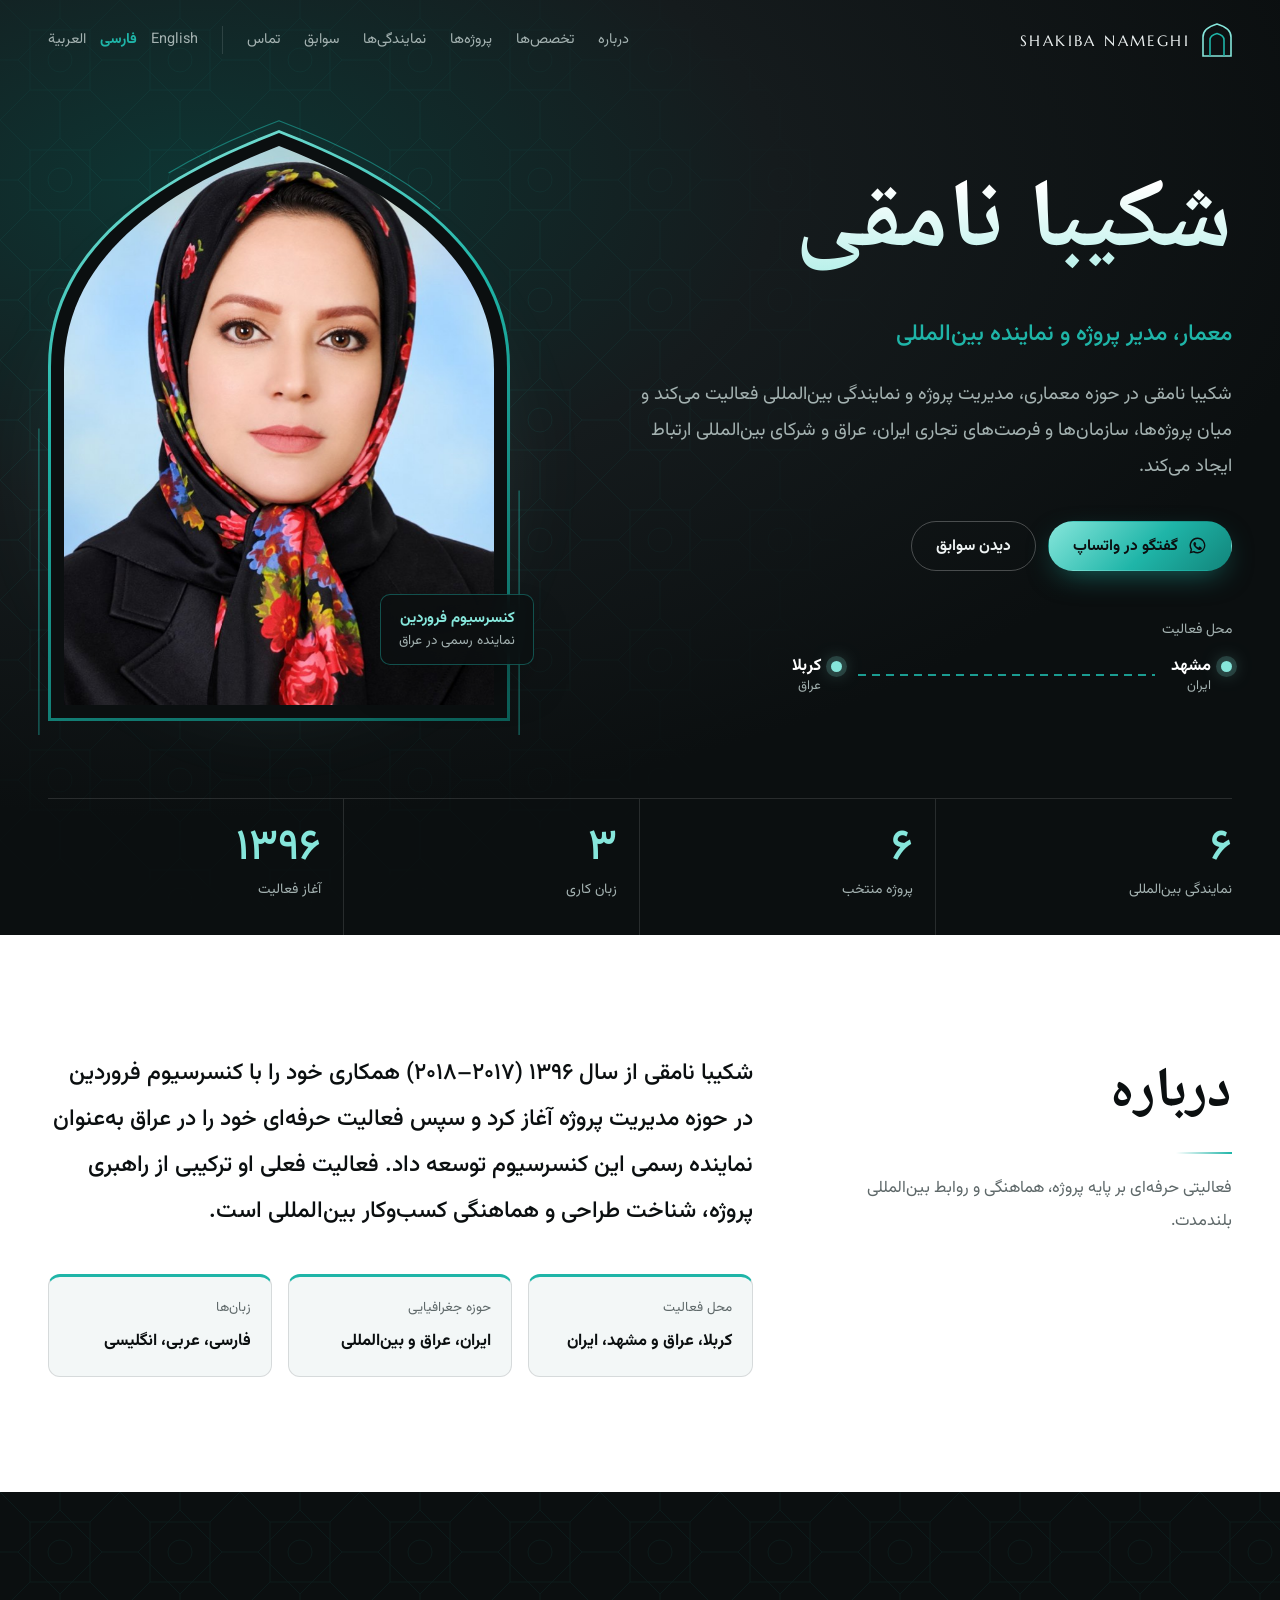
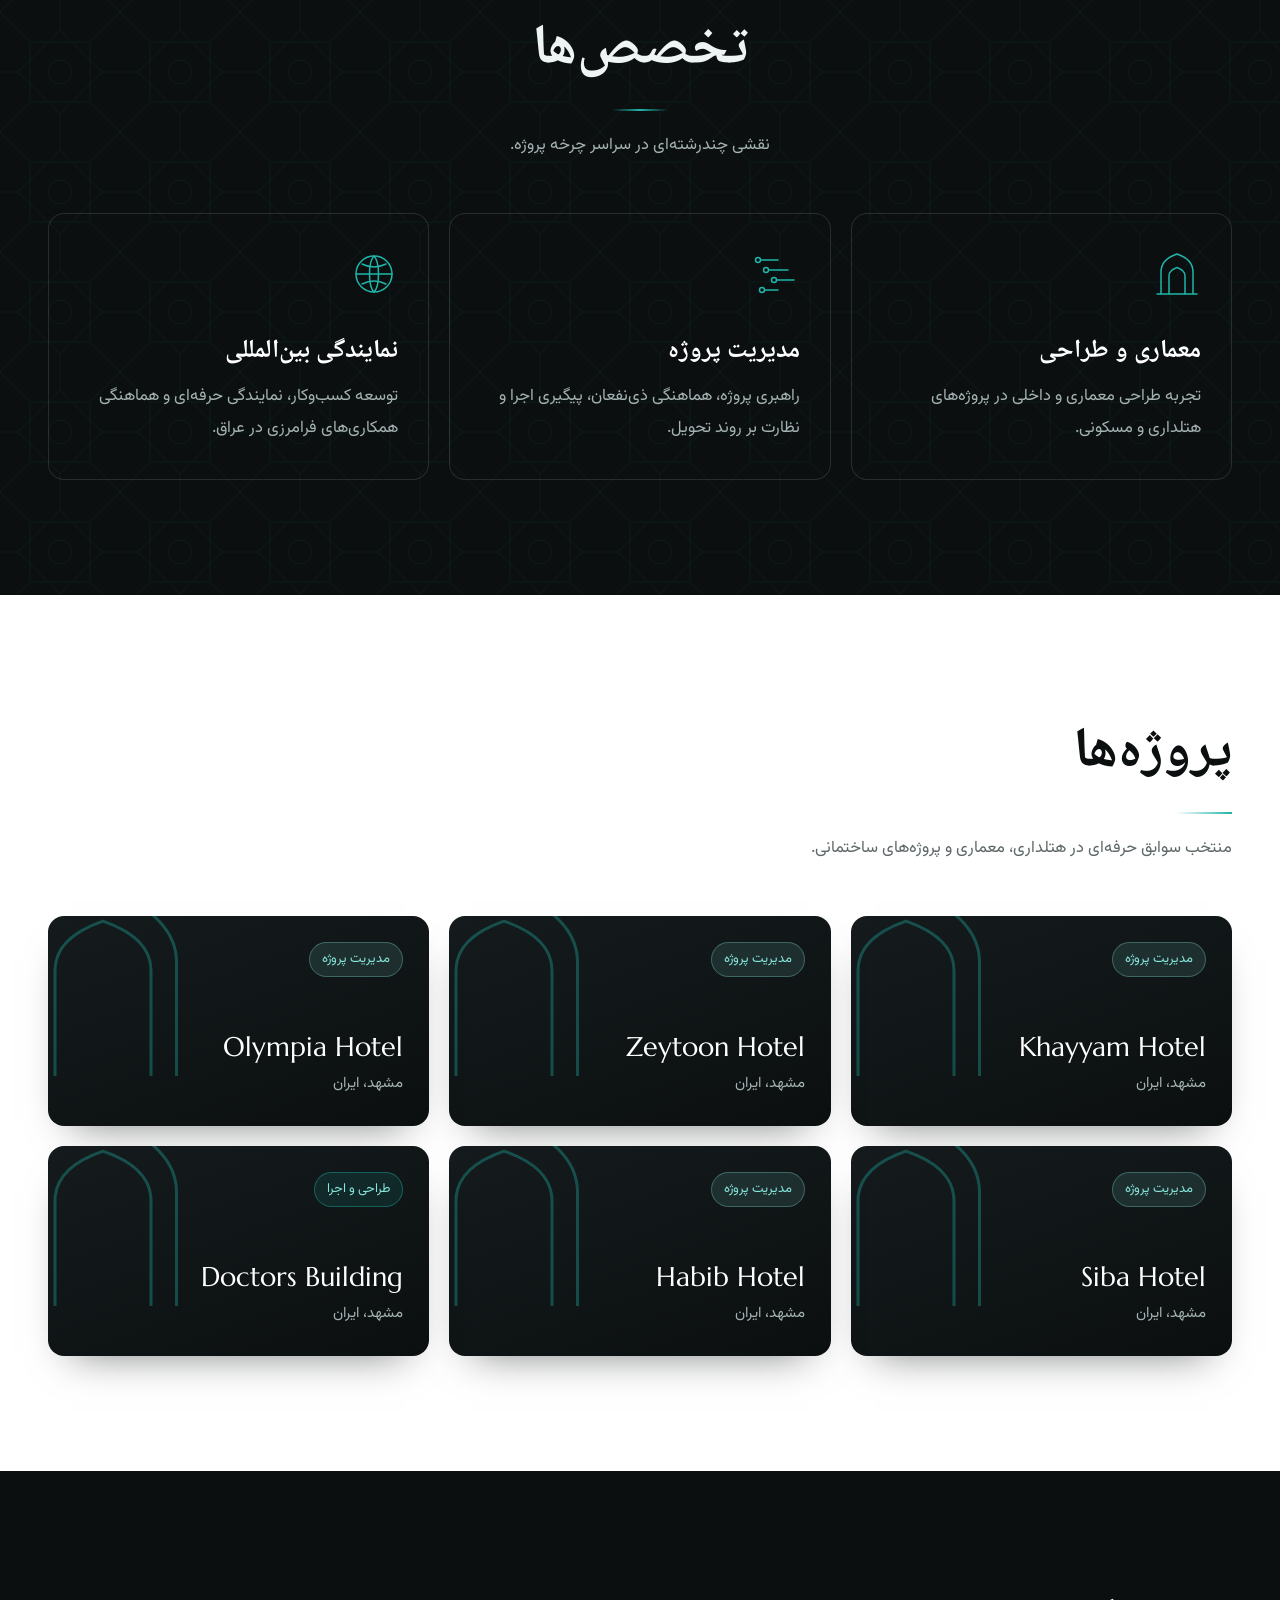
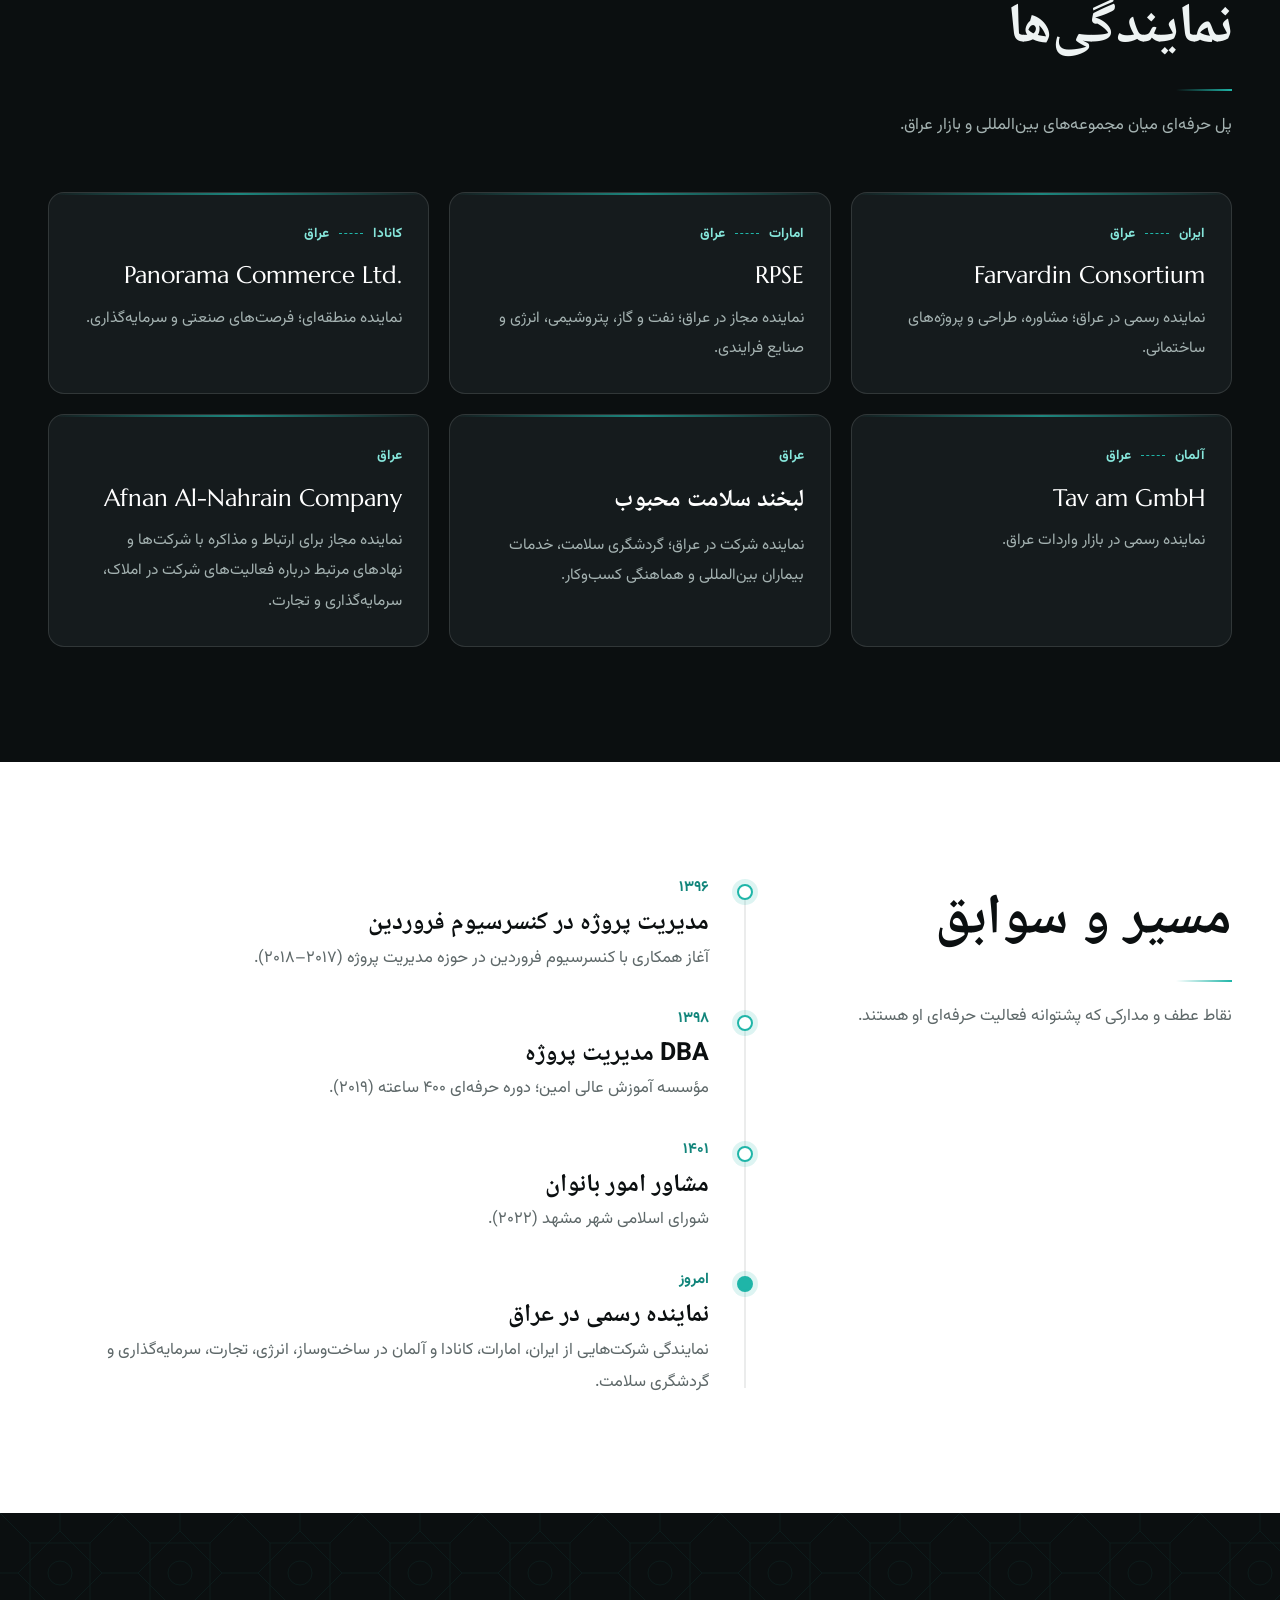
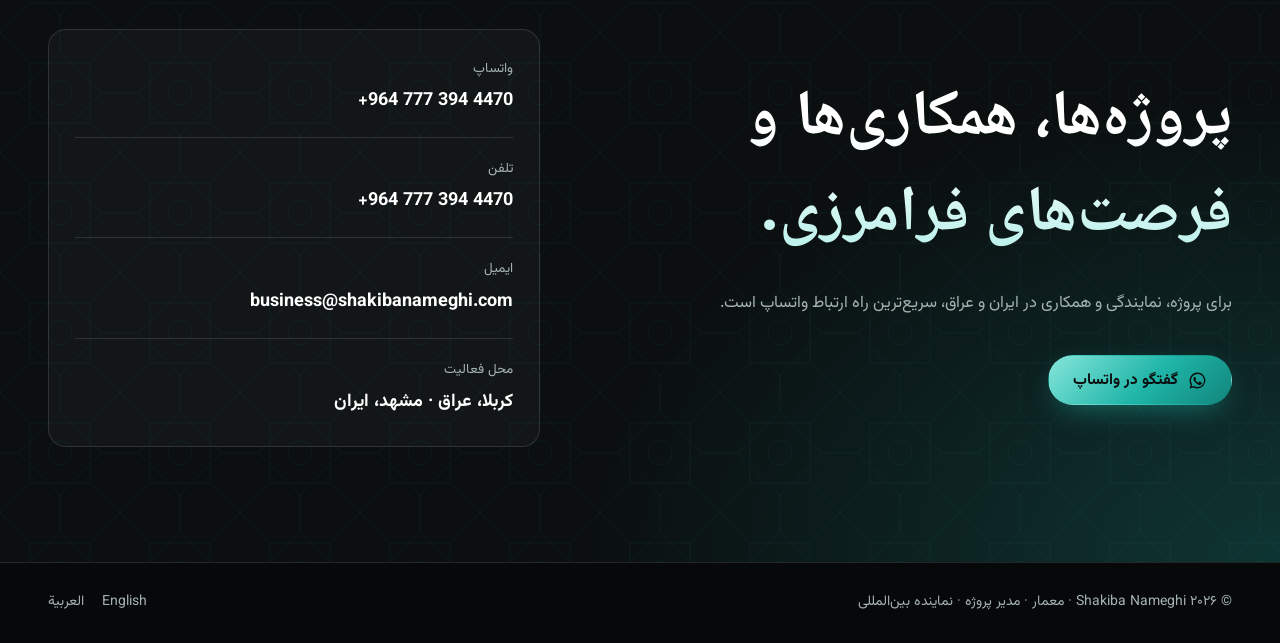
<file: fa/index.html>
<!doctype html>
<html lang="fa" dir="rtl" class="no-js" translate="no">
<head>
<meta charset="utf-8">
<meta name="viewport" content="width=device-width,initial-scale=1,viewport-fit=cover">
<title>شکیبا نامقی — معمار، مدیر پروژه و نماینده بین‌المللی</title>
<meta name="description" content="وب‌سایت رسمی شکیبا نامقی؛ معمار، مدیر پروژه و نماینده بین‌المللی با تمرکز بر همکاری‌های ایران و عراق.">
<meta name="google" content="notranslate">
<meta name="theme-color" content="#0B0F10">
<link rel="canonical" href="https://shakibanameghi.com/fa/"><link rel="alternate" hreflang="en" href="https://shakibanameghi.com/en/"><link rel="alternate" hreflang="fa" href="https://shakibanameghi.com/fa/"><link rel="alternate" hreflang="ar" href="https://shakibanameghi.com/ar/"><link rel="alternate" hreflang="x-default" href="https://shakibanameghi.com/">
<meta property="og:type" content="profile">
<meta property="og:title" content="شکیبا نامقی — معمار، مدیر پروژه و نماینده بین‌المللی">
<meta property="og:description" content="وب‌سایت رسمی شکیبا نامقی؛ معمار، مدیر پروژه و نماینده بین‌المللی با تمرکز بر همکاری‌های ایران و عراق.">
<meta property="og:url" content="https://shakibanameghi.com/fa/">
<meta property="og:image" content="https://shakibanameghi.com/og.png">
<meta property="og:image:width" content="1200"><meta property="og:image:height" content="630">
<meta property="og:locale" content="fa_IR"><meta property="og:locale:alternate" content="en_US"><meta property="og:locale:alternate" content="ar_IQ">
<meta name="twitter:card" content="summary_large_image">
<link rel="icon" href="../favicon.svg" type="image/svg+xml">
<link rel="apple-touch-icon" href="../apple-touch-icon.png">
<link rel="preload" href="../fonts/noto-naskh-arabic-arabic-700-normal.woff2" as="font" type="font/woff2" crossorigin>
<link rel="stylesheet" href="../style.css?v=31">
<script>document.documentElement.classList.remove('no-js')</script>
<script defer src="../script.js?v=31"></script>
<script type="application/ld+json">{"@context": "https://schema.org", "@type": "Person", "name": "Shakiba Nameghi", "alternateName": ["شکیبا نامقی", "شكيبا نامقي"], "url": "https://shakibanameghi.com/fa/", "image": "https://shakibanameghi.com/portrait.jpg", "jobTitle": ["Architect", "Project Manager", "International Representative"], "telephone": "+9647773944470", "email": "business@shakibanameghi.com", "knowsLanguage": ["fa", "ar", "en"], "workLocation": [{"@type": "Place", "name": "Karbala, Iraq"}, {"@type": "Place", "name": "Mashhad, Iran"}]}</script>
</head>
<body>
<a class="skip" href="#main">رفتن به محتوا</a>
<header class="site-header">
  <div class="wrap bar">
    <a class="brand" href="./" aria-label="Shakiba Nameghi"><svg viewBox="0 0 30 34" aria-hidden="true"><path d="M1 33V14C1 7 8 3 15 1c7 2 14 6 14 13v19z" fill="none" stroke="currentColor" stroke-width="1.6"/><path d="M8 33V17c0-3 3-5.5 7-6.5 4 1 7 3.5 7 6.5v16" fill="none" stroke="#1FB5A8" stroke-width="1.6"/></svg><span>SHAKIBA NAMEGHI</span></a>
    <button class="menu-btn" type="button" aria-expanded="false" aria-controls="panel" aria-label="منو"><svg class="bars" viewBox="0 0 24 24" aria-hidden="true"><path d="M4 8h16M4 16h16" stroke="currentColor" stroke-width="1.8" stroke-linecap="round"/></svg><svg class="x" viewBox="0 0 24 24" aria-hidden="true"><path d="M6 6l12 12M18 6L6 18" stroke="currentColor" stroke-width="1.8" stroke-linecap="round"/></svg></button>
    <div class="panel" id="panel">
      <nav class="nav" aria-label="منو"><a href="#about">درباره</a><a href="#expertise">تخصص‌ها</a><a href="#projects">پروژه‌ها</a><a href="#representation">نمایندگی‌ها</a><a href="#credentials">سوابق</a><a href="#contact">تماس</a></nav>
      <div class="lang"><a href="../en/" lang="en" hreflang="en">English</a><a href="../fa/" lang="fa" hreflang="fa" aria-current="page">فارسی</a><a href="../ar/" lang="ar" hreflang="ar">العربية</a></div>
    </div>
  </div>
</header>
<main id="main">
<section class="hero">
  <div class="hero-bg" aria-hidden="true"></div>
  <div class="wrap hero-grid">
    <div class="hero-text">
      <h1 class="in in1">شکیبا نامقی</h1>
      <p class="role in in2">معمار، مدیر پروژه و نماینده بین‌المللی</p>
      <p class="intro in in3">شکیبا نامقی در حوزه معماری، مدیریت پروژه و نمایندگی بین‌المللی فعالیت می‌کند و میان پروژه‌ها، سازمان‌ها و فرصت‌های تجاری ایران، عراق و شرکای بین‌المللی ارتباط ایجاد می‌کند.</p>
      <div class="actions in in4">
        <a class="btn btn-solid" href="https://wa.me/9647773944470" target="_blank" rel="noopener"><svg viewBox="0 0 24 24" aria-hidden="true" fill="currentColor"><path d="M12 2a10 10 0 0 0-8.6 15.1L2 22l5-1.3A10 10 0 1 0 12 2zm0 18.2a8.2 8.2 0 0 1-4.2-1.2l-.3-.2-3 .8.8-2.9-.2-.3A8.2 8.2 0 1 1 12 20.2zm4.5-6.1c-.2-.1-1.5-.7-1.7-.8-.2-.1-.4-.1-.6.1l-.8 1c-.1.2-.3.2-.5.1a6.7 6.7 0 0 1-3.3-2.9c-.2-.4.2-.4.7-1.3.1-.2 0-.3 0-.4l-.8-1.8c-.2-.5-.4-.4-.6-.4h-.5a1 1 0 0 0-.7.3 3 3 0 0 0-.9 2.2 5.1 5.1 0 0 0 1.1 2.7 11.7 11.7 0 0 0 4.5 4c1.7.7 2.3.8 3.2.6.5-.1 1.5-.6 1.7-1.2.2-.6.2-1.1.2-1.2-.1-.1-.3-.2-.5-.3z"/></svg>گفتگو در واتساپ</a>
        <a class="btn btn-line" href="#projects">دیدن سوابق</a>
      </div>
      <div class="route in in5">
        <p class="route-cap">محل فعالیت</p>
        <div class="route-line"><b>مشهد<small>ایران</small></b><i></i><b>کربلا<small>عراق</small></b></div>
      </div>
    </div>
    <figure class="arch">
      <div class="arch-glow" aria-hidden="true"></div>
      <div class="arch-shape arch-frame" aria-hidden="true"></div>
      <svg class="arch-draw" viewBox="0 0 100 130" preserveAspectRatio="none" aria-hidden="true"><path pathLength="1" d="M1 130V52C1 25 27 10 50 1c23 9 49 24 49 51v78"/></svg>
      <div class="arch-shape arch-photo"><img src="../portrait.jpg" alt="تصویر شکیبا نامقی" width="720" height="900" fetchpriority="high"></div>
      <figcaption class="arch-key"><strong>کنسرسیوم فروردین</strong>نماینده رسمی در عراق</figcaption>
    </figure>
  </div>
  <div class="wrap stats"><div class="stat"><b>۶</b><span>نمایندگی بین‌المللی</span></div><div class="stat"><b>۶</b><span>پروژه منتخب</span></div><div class="stat"><b>۳</b><span>زبان کاری</span></div><div class="stat"><b>۱۳۹۶</b><span>آغاز فعالیت</span></div></div>
</section>

<section class="section light" id="about">
  <div class="wrap split">
    <div class="head"><h2>درباره</h2><p>فعالیتی حرفه‌ای بر پایه پروژه، هماهنگی و روابط بین‌المللی بلندمدت.</p></div>
    <div><p class="profile">شکیبا نامقی از سال ۱۳۹۶ (۲۰۱۷–۲۰۱۸) همکاری خود را با کنسرسیوم فروردین در حوزه مدیریت پروژه آغاز کرد و سپس فعالیت حرفه‌ای خود را در عراق به‌عنوان نماینده رسمی این کنسرسیوم توسعه داد. فعالیت فعلی او ترکیبی از راهبری پروژه، شناخت طراحی و هماهنگی کسب‌وکار بین‌المللی است.</p><dl class="facts"><div><dt>محل فعالیت</dt><dd>کربلا، عراق و مشهد، ایران</dd></div><div><dt>حوزه جغرافیایی</dt><dd>ایران، عراق و بین‌المللی</dd></div><div><dt>زبان‌ها</dt><dd>فارسی، عربی، انگلیسی</dd></div></dl></div>
  </div>
</section>

<section class="section dark pattern" id="expertise">
  <div class="wrap">
    <div class="head center"><h2>تخصص‌ها</h2><p>نقشی چندرشته‌ای در سراسر چرخه پروژه.</p></div>
    <div class="skills"><article class="skill"><svg viewBox="0 0 48 48" aria-hidden="true"><path d="M8 44V22C8 13 15 7 24 4c9 3 16 9 16 18v22" /><path d="M16 44V26c0-4 3.5-7 8-8.5 4.5 1.5 8 4.5 8 8.5v18"/><path d="M4 44h40"/></svg><h3>معماری و طراحی</h3><p>تجربه طراحی معماری و داخلی در پروژه‌های هتلداری و مسکونی.</p></article><article class="skill"><svg viewBox="0 0 48 48" aria-hidden="true"><path d="M6 10h20M14 20h22M22 30h20M10 40h16"/><circle cx="6" cy="10" r="2.5"/><circle cx="14" cy="20" r="2.5"/><circle cx="22" cy="30" r="2.5"/><circle cx="10" cy="40" r="2.5"/></svg><h3>مدیریت پروژه</h3><p>راهبری پروژه، هماهنگی ذی‌نفعان، پیگیری اجرا و نظارت بر روند تحویل.</p></article><article class="skill"><svg viewBox="0 0 48 48" aria-hidden="true"><circle cx="24" cy="24" r="18"/><path d="M6 24h36M24 6c-6 6-6 30 0 36M24 6c6 6 6 30 0 36"/><path d="M12 14c8 4 16 4 24 0M12 34c8-4 16-4 24 0"/></svg><h3>نمایندگی بین‌المللی</h3><p>توسعه کسب‌وکار، نمایندگی حرفه‌ای و هماهنگی همکاری‌های فرامرزی در عراق.</p></article></div>
  </div>
</section>

<section class="section light" id="projects">
  <div class="wrap">
    <div class="head"><h2>پروژه‌ها</h2><p>منتخب سوابق حرفه‌ای در هتلداری، معماری و پروژه‌های ساختمانی.</p></div>
    <div class="projs"><article class="proj"><span class="tag">مدیریت پروژه</span><h3 lang="en"><bdi>Khayyam Hotel</bdi></h3><p>مشهد، ایران</p></article><article class="proj"><span class="tag">مدیریت پروژه</span><h3 lang="en"><bdi>Zeytoon Hotel</bdi></h3><p>مشهد، ایران</p></article><article class="proj"><span class="tag">مدیریت پروژه</span><h3 lang="en"><bdi>Olympia Hotel</bdi></h3><p>مشهد، ایران</p></article><article class="proj"><span class="tag">مدیریت پروژه</span><h3 lang="en"><bdi>Siba Hotel</bdi></h3><p>مشهد، ایران</p></article><article class="proj"><span class="tag">مدیریت پروژه</span><h3 lang="en"><bdi>Habib Hotel</bdi></h3><p>مشهد، ایران</p></article><article class="proj alt"><span class="tag">طراحی و اجرا</span><h3 lang="en"><bdi>Doctors Building</bdi></h3><p>مشهد، ایران</p></article></div>
  </div>
</section>

<section class="section dark" id="representation">
  <div class="wrap">
    <div class="head"><h2>نمایندگی‌ها</h2><p>پل حرفه‌ای میان مجموعه‌های بین‌المللی و بازار عراق.</p></div>
    <div class="reps"><article class="rep"><div class="countries"><span>ایران</span><span>عراق</span></div><h3 lang="en"><bdi>Farvardin Consortium</bdi></h3><p>نماینده رسمی در عراق؛ مشاوره، طراحی و پروژه‌های ساختمانی.</p></article><article class="rep"><div class="countries"><span>امارات</span><span>عراق</span></div><h3 lang="en"><bdi>RPSE</bdi></h3><p>نماینده مجاز در عراق؛ نفت و گاز، پتروشیمی، انرژی و صنایع فرایندی.</p></article><article class="rep"><div class="countries"><span>کانادا</span><span>عراق</span></div><h3 lang="en"><bdi>Panorama Commerce Ltd.</bdi></h3><p>نماینده منطقه‌ای؛ فرصت‌های صنعتی و سرمایه‌گذاری.</p></article><article class="rep"><div class="countries"><span>آلمان</span><span>عراق</span></div><h3 lang="en"><bdi>Tav am GmbH</bdi></h3><p>نماینده رسمی در بازار واردات عراق.</p></article><article class="rep"><div class="countries"><span>عراق</span></div><h3 class="native">لبخند سلامت محبوب</h3><p>نماینده شرکت در عراق؛ گردشگری سلامت، خدمات بیماران بین‌المللی و هماهنگی کسب‌وکار.</p></article><article class="rep"><div class="countries"><span>عراق</span></div><h3 lang="en"><bdi>Afnan Al-Nahrain Company</bdi></h3><p>نماینده مجاز برای ارتباط و مذاکره با شرکت‌ها و نهادهای مرتبط درباره فعالیت‌های شرکت در املاک، سرمایه‌گذاری و تجارت.</p></article></div>
  </div>
</section>

<section class="section light" id="credentials">
  <div class="wrap split">
    <div class="head"><h2>مسیر و سوابق</h2><p>نقاط عطف و مدارکی که پشتوانه فعالیت حرفه‌ای او هستند.</p></div>
    <ol class="timeline"><li><span class="when">۱۳۹۶</span><div><h3>مدیریت پروژه در کنسرسیوم فروردین</h3><p>آغاز همکاری با کنسرسیوم فروردین در حوزه مدیریت پروژه (۲۰۱۷–۲۰۱۸).</p></div></li><li><span class="when">۱۳۹۸</span><div><h3>DBA مدیریت پروژه</h3><p>مؤسسه آموزش عالی امین؛ دوره حرفه‌ای ۴۰۰ ساعته (۲۰۱۹).</p></div></li><li><span class="when">۱۴۰۱</span><div><h3>مشاور امور بانوان</h3><p>شورای اسلامی شهر مشهد (۲۰۲۲).</p></div></li><li><span class="when">امروز</span><div><h3>نماینده رسمی در عراق</h3><p>نمایندگی شرکت‌هایی از ایران، امارات، کانادا و آلمان در ساخت‌وساز، انرژی، تجارت، سرمایه‌گذاری و گردشگری سلامت.</p></div></li></ol>
  </div>
</section>

<section class="section dark pattern contact" id="contact">
  <div class="wrap contact-grid">
    <div>
      <h2>پروژه‌ها، همکاری‌ها و فرصت‌های فرامرزی.</h2>
      <p class="lead">برای پروژه، نمایندگی و همکاری در ایران و عراق، سریع‌ترین راه ارتباط واتساپ است.</p>
      <div class="actions"><a class="btn btn-solid" href="https://wa.me/9647773944470" target="_blank" rel="noopener"><svg viewBox="0 0 24 24" aria-hidden="true" fill="currentColor"><path d="M12 2a10 10 0 0 0-8.6 15.1L2 22l5-1.3A10 10 0 1 0 12 2zm0 18.2a8.2 8.2 0 0 1-4.2-1.2l-.3-.2-3 .8.8-2.9-.2-.3A8.2 8.2 0 1 1 12 20.2zm4.5-6.1c-.2-.1-1.5-.7-1.7-.8-.2-.1-.4-.1-.6.1l-.8 1c-.1.2-.3.2-.5.1a6.7 6.7 0 0 1-3.3-2.9c-.2-.4.2-.4.7-1.3.1-.2 0-.3 0-.4l-.8-1.8c-.2-.5-.4-.4-.6-.4h-.5a1 1 0 0 0-.7.3 3 3 0 0 0-.9 2.2 5.1 5.1 0 0 0 1.1 2.7 11.7 11.7 0 0 0 4.5 4c1.7.7 2.3.8 3.2.6.5-.1 1.5-.6 1.7-1.2.2-.6.2-1.1.2-1.2-.1-.1-.3-.2-.5-.3z"/></svg>گفتگو در واتساپ</a></div>
    </div>
    <ul class="channels">
      <li><span>واتساپ</span><a href="https://wa.me/9647773944470" target="_blank" rel="noopener"><bdi class="ltr">+964 777 394 4470</bdi></a></li>
      <li><span>تلفن</span><a href="tel:+9647773944470"><bdi class="ltr">+964 777 394 4470</bdi></a></li>
      <li><span>ایمیل</span><a href="mailto:business@shakibanameghi.com"><bdi class="ltr">business@shakibanameghi.com</bdi></a></li>
      <li><span>محل فعالیت</span><strong>کربلا، عراق · مشهد، ایران</strong></li>
    </ul>
  </div>
</section>
</main>
<footer class="site-footer">
  <div class="wrap"><span>© <span class="yr-now">2026</span> Shakiba Nameghi · معمار · مدیر پروژه · نماینده بین‌المللی</span><nav aria-label="Languages"><a href="../en/" lang="en">English</a><a href="../ar/" lang="ar">العربية</a></nav></div>
</footer>
</body>
</html>
</file>
<file: style.css>
/* Shakiba Nameghi — shared stylesheet for en / fa / ar  (dark luxe) */

/* ---------- Fonts (self-hosted) ---------- */
@font-face{font-family:"Vazirmatn";src:url("fonts/vazirmatn-arabic-400-normal.woff2") format("woff2");font-weight:400;font-display:swap;unicode-range:U+0600-06FF,U+0750-077F,U+0870-088E,U+0890-0891,U+0897-08E1,U+08E3-08FF,U+200C-200E,U+2010-2011,U+204F,U+2E41,U+FB50-FDFF,U+FE70-FE74,U+FE76-FEFC}
@font-face{font-family:"Vazirmatn";src:url("fonts/vazirmatn-arabic-500-normal.woff2") format("woff2");font-weight:500;font-display:swap;unicode-range:U+0600-06FF,U+0750-077F,U+0870-088E,U+0890-0891,U+0897-08E1,U+08E3-08FF,U+200C-200E,U+2010-2011,U+204F,U+2E41,U+FB50-FDFF,U+FE70-FE74,U+FE76-FEFC}
@font-face{font-family:"Vazirmatn";src:url("fonts/vazirmatn-arabic-700-normal.woff2") format("woff2");font-weight:700;font-display:swap;unicode-range:U+0600-06FF,U+0750-077F,U+0870-088E,U+0890-0891,U+0897-08E1,U+08E3-08FF,U+200C-200E,U+2010-2011,U+204F,U+2E41,U+FB50-FDFF,U+FE70-FE74,U+FE76-FEFC}
@font-face{font-family:"Vazirmatn";src:url("fonts/vazirmatn-latin-400-normal.woff2") format("woff2");font-weight:400;font-display:swap;unicode-range:U+0000-00FF,U+2000-206F,U+20AC,U+2122,U+2190-2199}
@font-face{font-family:"Vazirmatn";src:url("fonts/vazirmatn-latin-500-normal.woff2") format("woff2");font-weight:500;font-display:swap;unicode-range:U+0000-00FF,U+2000-206F,U+20AC,U+2122,U+2190-2199}
@font-face{font-family:"Vazirmatn";src:url("fonts/vazirmatn-latin-700-normal.woff2") format("woff2");font-weight:700;font-display:swap;unicode-range:U+0000-00FF,U+2000-206F,U+20AC,U+2122,U+2190-2199}
@font-face{font-family:"Naskh";src:url("fonts/noto-naskh-arabic-arabic-500-normal.woff2") format("woff2");font-weight:500;font-display:swap;unicode-range:U+0600-06FF,U+0750-077F,U+08A0-08FF,U+200C-200E,U+FB50-FDFF,U+FE70-FEFC}
@font-face{font-family:"Naskh";src:url("fonts/noto-naskh-arabic-arabic-700-normal.woff2") format("woff2");font-weight:700;font-display:swap;unicode-range:U+0600-06FF,U+0750-077F,U+08A0-08FF,U+200C-200E,U+FB50-FDFF,U+FE70-FEFC}
@font-face{font-family:"Marcellus";src:url("fonts/marcellus-latin-400-normal.woff2") format("woff2");font-weight:400;font-display:swap}
@font-face{font-family:"Instrument Sans";src:url("fonts/instrument-sans-latin-400-normal.woff2") format("woff2");font-weight:400;font-display:swap}
@font-face{font-family:"Instrument Sans";src:url("fonts/instrument-sans-latin-500-normal.woff2") format("woff2");font-weight:500;font-display:swap}
@font-face{font-family:"Instrument Sans";src:url("fonts/instrument-sans-latin-600-normal.woff2") format("woff2");font-weight:600;font-display:swap}

/* ---------- Tokens ---------- */
:root{
  --night:#0B0F10;      /* lapis night */
  --night-2:#151B1D;
  --night-3:#0E3533;
  --brass:#1FB5A8;      /* brass / gilded tile */
  --brass-2:#86E6DB;
  --tile:#86E6DB;       /* turquoise glaze */
  --ivory:#FFFFFF;
  --ink:#0B0F10;
  --muted:#5E6869;
  --on-dark:#EEF3F3;
  --on-dark-2:#A4B2B1;
  --line-d:#ffffff1f;
  --line-l:#0B0F101f;
  --display:"Marcellus",Georgia,serif;
  --body:"Instrument Sans",system-ui,sans-serif;
  --gutter:clamp(16px,4vw,48px);
  --max:1200px;
  --girih:url("data:image/svg+xml,%3Csvg xmlns='http://www.w3.org/2000/svg' width='120' height='120' viewBox='0 0 120 120'%3E%3Cg fill='none' stroke='%231FB5A8' stroke-width='1'%3E%3Cpath d='M30 30h60v60H30zM60 18l42 42-42 42-42-42z'/%3E%3Cpath d='M30 30 0 0M90 30l30-30M90 90l30 30M30 90 0 120M60 18V0M102 60h18M60 102v18M18 60H0'/%3E%3Ccircle cx='60' cy='60' r='12'/%3E%3C/g%3E%3C/svg%3E");
  --arch:url("data:image/svg+xml,%3Csvg xmlns='http://www.w3.org/2000/svg' viewBox='0 0 100 130' preserveAspectRatio='none'%3E%3Cpath d='M0 130V52C0 24 27 9 50 0c23 9 50 24 50 52v78z'/%3E%3C/svg%3E");
}
html[lang="fa"],html[lang="ar"]{--display:"Naskh","Vazirmatn",serif;--body:"Vazirmatn",Tahoma,sans-serif}

/* ---------- Base ---------- */
*,*::before,*::after{box-sizing:border-box}
html{-webkit-text-size-adjust:100%;scroll-padding-top:80px;background:var(--night)}
@media (prefers-reduced-motion:no-preference){html{scroll-behavior:smooth}}
body{margin:0;background:var(--ivory);color:var(--ink);font:400 17px/1.7 var(--body);overflow-x:hidden;-webkit-font-smoothing:antialiased}
html[lang="fa"] body,html[lang="ar"] body{line-height:1.95;font-size:16.5px}
img{display:block;max-width:100%;height:auto}
a{color:inherit}
h1,h2,h3{font-family:var(--display);font-weight:400;margin:0;line-height:1.15}
html[lang="fa"] :is(h1,h2,h3),html[lang="ar"] :is(h1,h2,h3){font-weight:700;line-height:1.5}
h3[lang="en"]{font-family:"Marcellus",Georgia,serif !important;font-weight:400 !important;line-height:1.3 !important}
p{margin:0}
.wrap{width:min(var(--max),100% - 2*var(--gutter));margin-inline:auto}
.skip{position:absolute;inset-inline-start:12px;top:-60px;background:var(--brass);color:var(--night);padding:10px 14px;border-radius:6px;z-index:300;text-decoration:none}
.skip:focus{top:12px}
:focus-visible{outline:2px solid var(--brass);outline-offset:3px;border-radius:3px}
.ltr{direction:ltr;unicode-bidi:isolate;display:inline-block}

/* ---------- Header ---------- */
.site-header{position:fixed;inset:0 0 auto;z-index:100;color:var(--on-dark);transition:background .3s,box-shadow .3s}
.site-header.scrolled{background:color-mix(in srgb,var(--night) 90%,transparent);backdrop-filter:blur(12px);-webkit-backdrop-filter:blur(12px);box-shadow:0 1px 0 var(--line-d)}
.bar{display:flex;align-items:center;gap:28px;height:80px;transition:height .3s}
.scrolled .bar{height:66px}
.brand{display:flex;align-items:center;gap:12px;text-decoration:none;flex-shrink:0;color:var(--brass-2)}
.brand svg{width:30px;height:34px;flex-shrink:0}
.brand span{font:400 15px/1 "Marcellus",Georgia,serif;letter-spacing:.16em;white-space:nowrap;color:var(--on-dark)}
.panel{display:flex;align-items:center;gap:24px;margin-inline-start:auto}
.nav{display:flex;gap:24px}
.nav a,.lang a{text-decoration:none;font-size:14.5px;color:var(--on-dark-2);transition:color .15s}
.nav a:hover,.lang a:hover{color:#fff}
.lang{display:flex;gap:14px;padding-inline-start:24px;border-inline-start:1px solid var(--line-d)}
.lang a[lang="fa"],.lang a[lang="ar"]{font-family:"Vazirmatn",Tahoma,sans-serif}
.lang a[aria-current]{color:var(--brass);font-weight:600}
.menu-btn{display:none}

/* ---------- Buttons ---------- */
.btn{display:inline-flex;align-items:center;gap:10px;min-height:50px;padding:0 24px;border-radius:999px;text-decoration:none;font-weight:600;font-size:15.5px;border:1px solid transparent;transition:background .2s,color .2s,border-color .2s,box-shadow .2s,transform .2s}
.btn svg{width:19px;height:19px;flex-shrink:0}
.btn-solid{background:linear-gradient(135deg,var(--brass-2),var(--brass) 55%,#12857B);color:var(--night);box-shadow:0 10px 30px -10px #1FB5A899}
.btn-solid:hover{transform:translateY(-2px);box-shadow:0 16px 36px -12px #1FB5A8cc}
.btn-line{border-color:#ffffff40;color:var(--on-dark)}
.btn-line:hover{border-color:var(--brass);color:var(--brass-2)}

/* ---------- Hero ---------- */
.hero{position:relative;min-height:100svh;display:flex;flex-direction:column;justify-content:center;padding:130px 0 0;background:radial-gradient(120% 90% at 85% 20%,var(--night-3) 0%,var(--night-2) 38%,var(--night) 75%);color:var(--on-dark);overflow:hidden;isolation:isolate}
[dir="rtl"] .hero{background:radial-gradient(120% 90% at 15% 20%,var(--night-3) 0%,var(--night-2) 38%,var(--night) 75%)}
.hero-bg{position:absolute;inset:0;z-index:-1;background:var(--girih) 0 0/120px 120px;opacity:.14;-webkit-mask:radial-gradient(70% 80% at 80% 40%,#000 0%,transparent 75%);mask:radial-gradient(70% 80% at 80% 40%,#000 0%,transparent 75%)}
[dir="rtl"] .hero-bg{-webkit-mask:radial-gradient(70% 80% at 20% 40%,#000 0%,transparent 75%);mask:radial-gradient(70% 80% at 20% 40%,#000 0%,transparent 75%)}
.hero-grid{display:grid;grid-template-columns:minmax(0,1.1fr) minmax(0,.9fr);gap:clamp(40px,6vw,96px);align-items:center;padding-bottom:clamp(48px,6vw,80px)}
.hero h1{font-size:clamp(50px,7.6vw,108px);letter-spacing:-.01em;line-height:.98;background:linear-gradient(180deg,#fff 20%,var(--brass-2) 130%);-webkit-background-clip:text;background-clip:text;color:transparent;padding-bottom:.06em}
html[lang="fa"] .hero h1,html[lang="ar"] .hero h1{letter-spacing:0;line-height:1.35}
.role{margin-top:18px;font-size:clamp(18px,1.9vw,23px);color:var(--brass);font-weight:500}
.intro{margin-top:20px;max-width:35em;color:var(--on-dark-2);font-size:clamp(16.5px,1.5vw,18.5px)}
.actions{display:flex;flex-wrap:wrap;gap:12px;margin-top:36px}

.route{margin-top:46px;max-width:440px}
.route-cap{font-size:14px;color:var(--on-dark-2);margin-bottom:12px}
.route-line{display:grid;grid-template-columns:auto 1fr auto;align-items:center;gap:16px}
.route-line i{height:2px;background:repeating-linear-gradient(90deg,var(--brass) 0 8px,transparent 8px 14px);background-size:28px 2px;opacity:.85}
.route-line b{display:grid;grid-template-columns:auto auto;align-items:center;column-gap:10px;font-weight:600;white-space:nowrap;line-height:1.3;color:#fff}
.route-line b::before{content:"";width:11px;height:11px;border-radius:50%;background:var(--tile);box-shadow:0 0 0 5px #86E6DB2e,0 0 18px #86E6DB99}
.route-line small{grid-column:2;font-weight:400;color:var(--on-dark-2);font-size:13px}

/* Portrait in a pointed (iwan) arch with a brass frame */
.arch{position:relative;justify-self:end;width:min(100%,430px);aspect-ratio:4/5.2;margin:16px}
.arch-shape{position:absolute;inset:0;-webkit-mask:var(--arch) center/100% 100% no-repeat;mask:var(--arch) center/100% 100% no-repeat}
.arch-frame{inset:-16px;background:linear-gradient(160deg,var(--brass-2),var(--brass) 40%,#0B5E57 100%)}
.arch-frame::after{content:"";position:absolute;inset:3px;background:var(--night);-webkit-mask:var(--arch) center/100% 100% no-repeat;mask:var(--arch) center/100% 100% no-repeat}
.arch-photo{overflow:hidden;background:var(--night-2)}
.arch-photo img{width:100%;height:100%;object-fit:cover;object-position:50% 18%}
.arch-glow{position:absolute;inset:8% -12% -8%;background:radial-gradient(closest-side,#86E6DB45,transparent);filter:blur(30px);z-index:-1}
.arch-key{position:absolute;inset-inline-start:-40px;bottom:40px;background:color-mix(in srgb,var(--night) 82%,transparent);backdrop-filter:blur(10px);-webkit-backdrop-filter:blur(10px);border:1px solid #1FB5A866;border-radius:10px;padding:13px 18px;font-size:13.5px;line-height:1.5;color:var(--on-dark-2);box-shadow:0 24px 50px -20px #000a}
.arch-key strong{display:block;font-size:15px;color:var(--brass-2)}

.stats{display:grid;grid-template-columns:repeat(4,minmax(0,1fr));border-top:1px solid var(--line-d)}
.stat{padding:26px 22px 30px;border-inline-start:1px solid var(--line-d)}
.stat:first-child{border-inline-start:0;padding-inline-start:0}
.stat b{display:block;font:400 clamp(30px,3.4vw,44px)/1.1 "Marcellus",Georgia,serif;color:var(--brass-2)}
html[lang="fa"] .stat b{font-family:"Vazirmatn",sans-serif;font-weight:500}
.stat span{font-size:14px;color:var(--on-dark-2)}

/* Load sequence (one orchestrated moment) */
@media (prefers-reduced-motion:no-preference){
  .in{animation:rise .9s cubic-bezier(.2,.7,.2,1) both}
  .in1{animation-delay:.15s}.in2{animation-delay:.3s}.in3{animation-delay:.42s}.in4{animation-delay:.54s}.in5{animation-delay:.66s}
  .arch-photo img{animation:settle 1.6s cubic-bezier(.2,.7,.2,1) both}
  .arch-frame{animation:fade 1.2s .2s both}
  .route-line i{animation:flow 1.2s linear infinite}
  @keyframes rise{from{opacity:0;transform:translateY(22px)}to{opacity:1;transform:none}}
  @keyframes settle{from{transform:scale(1.14);opacity:0}to{transform:none;opacity:1}}
  @keyframes fade{from{opacity:0}}
  @keyframes flow{to{background-position:28px 0}}
  [dir="rtl"] .route-line i{animation-direction:reverse}
}

/* ---------- Sections ---------- */
.section{padding:clamp(72px,9vw,128px) 0;position:relative;isolation:isolate}
.light{background:var(--ivory);color:var(--ink)}
.dark{background:var(--night);color:var(--on-dark)}
.pattern::before{content:"";position:absolute;inset:0;z-index:-1;background:var(--girih) 0 0/120px 120px;opacity:.07}
.split{display:grid;grid-template-columns:minmax(0,4fr) minmax(0,7fr);gap:clamp(32px,6vw,88px)}
.head{margin-bottom:clamp(36px,4vw,56px)}
.split .head{margin-bottom:0}
.head h2{font-size:clamp(36px,4.4vw,58px)}
.head h2::after{content:"";display:block;width:56px;height:2px;margin-top:18px;background:linear-gradient(90deg,var(--brass),transparent)}
[dir="rtl"] .head h2::after{background:linear-gradient(270deg,var(--brass),transparent)}
.head p{margin-top:18px;color:var(--muted);max-width:30em}
.dark .head p{color:var(--on-dark-2)}
.head.center{text-align:center}
.head.center h2::after{margin-inline:auto;background:linear-gradient(90deg,transparent,var(--brass),transparent)}
.head.center p{margin-inline:auto}

/* About */
.profile{font-size:clamp(19px,1.8vw,23px);line-height:1.7;max-width:33em;font-family:var(--display)}
html[lang="fa"] .profile,html[lang="ar"] .profile{font-family:var(--body);line-height:2;font-weight:500}
.facts{display:grid;grid-template-columns:repeat(3,minmax(0,1fr));gap:16px;margin:40px 0 0}
.facts div{background:#F3F7F7;border:1px solid var(--line-l);border-radius:12px;padding:18px 20px;border-top:3px solid var(--brass)}
.facts dt{font-size:13.5px;color:var(--muted)}
.facts dd{margin:4px 0 0;font-weight:600}

/* Expertise */
.skills{display:grid;grid-template-columns:repeat(3,minmax(0,1fr));gap:20px}
.skill{position:relative;padding:36px 30px 34px;border-radius:16px;background:linear-gradient(180deg,#ffffff0d,#ffffff03);border:1px solid var(--line-d);transition:border-color .25s,transform .25s}
.skill:hover{border-color:#1FB5A880}
.skill svg{width:48px;height:48px;fill:none;stroke:var(--brass);stroke-width:1.5;stroke-linecap:round;margin-bottom:22px}
.skill svg circle{fill:var(--night)}
.skill h3{font-size:clamp(22px,2vw,26px);color:#fff;margin-bottom:10px}
.skill p{color:var(--on-dark-2)}

/* Projects */
.projs{display:grid;grid-template-columns:repeat(3,minmax(0,1fr));gap:20px}
.proj{position:relative;overflow:hidden;min-height:210px;padding:26px 26px 28px;border-radius:16px;background:linear-gradient(160deg,var(--night-2),var(--night));color:var(--on-dark);display:flex;flex-direction:column;justify-content:flex-end;gap:4px;isolation:isolate;transition:transform .25s,box-shadow .25s;box-shadow:0 20px 40px -24px #0B0F1099}
.proj::before{content:"";position:absolute;z-index:-1;top:-30px;inset-inline-end:-20px;width:150px;height:190px;-webkit-mask:var(--archm) center/100% 100% no-repeat;mask:var(--archm) center/100% 100% no-repeat;--archm:url("data:image/svg+xml,%3Csvg xmlns='http://www.w3.org/2000/svg' viewBox='0 0 100 130' preserveAspectRatio='none'%3E%3Cpath d='M1 130V52C1 25 27 10 50 1c23 9 49 24 49 51v78' fill='none' stroke='black' stroke-width='2'/%3E%3Cpath d='M18 130V58c0-18 15-28 32-34 17 6 32 16 32 34v72' fill='none' stroke='black' stroke-width='2'/%3E%3C/svg%3E");background:var(--brass);opacity:.35;transition:opacity .25s}
.proj:hover{transform:translateY(-4px);box-shadow:0 30px 50px -24px #0B0F10cc}
.proj:hover::before{opacity:.75}
.proj .tag{align-self:flex-start;margin-bottom:auto;font-size:13px;padding:4px 12px;border-radius:999px;background:#86E6DB1f;color:var(--tile);border:1px solid #86E6DB4d}
.proj.alt .tag{background:#1FB5A81f;color:var(--brass-2);border-color:#1FB5A866}
.proj h3{font-size:clamp(23px,2.1vw,28px);color:#fff;margin-top:36px}
.proj p{color:var(--on-dark-2);font-size:15px}

/* Representation */
.reps{display:grid;grid-template-columns:repeat(3,minmax(0,1fr));gap:20px}
.rep{padding:28px 26px 30px;display:flex;flex-direction:column;gap:12px;border-radius:16px;background:var(--night-2);border:1px solid var(--line-d);position:relative;overflow:hidden;transition:border-color .25s}
.rep::after{content:"";position:absolute;inset:0 0 auto;height:2px;background:linear-gradient(90deg,transparent,var(--brass),transparent);opacity:.7}
.rep:hover{border-color:#1FB5A873}
.rep h3{font-size:clamp(21px,1.9vw,25px);line-height:1.35;color:#fff}
.rep p{color:var(--on-dark-2);font-size:15.5px}
.countries{display:flex;align-items:center;gap:10px;font-size:13.5px;color:var(--tile);font-weight:600;flex-wrap:wrap}
.countries span+span::before{content:"";display:inline-block;width:24px;height:0;border-top:1.5px dashed var(--brass);vertical-align:middle;margin-inline-end:10px}

/* Timeline */
.timeline{list-style:none;margin:0;padding:0;position:relative}
.timeline::before{content:"";position:absolute;top:10px;bottom:10px;inset-inline-start:7px;width:2px;background:linear-gradient(180deg,var(--brass),#1FB5A833)}
.timeline li{position:relative;display:grid;gap:6px;padding:0 0 34px;padding-inline-start:44px}
.timeline li:last-child{padding-bottom:0}
.timeline li::before{content:"";position:absolute;inset-inline-start:0;top:7px;width:16px;height:16px;border-radius:50%;background:#fff;border:2px solid var(--brass);box-shadow:0 0 0 5px #1FB5A826}
.timeline li:last-child::before{background:var(--brass)}
.when{font:400 15px/1.4 "Marcellus",Georgia,serif;color:#12857B;letter-spacing:.04em}
html[lang="fa"] .when,html[lang="ar"] .when{font-family:"Vazirmatn",sans-serif;font-weight:700;letter-spacing:0}
.timeline h3{font-size:clamp(21px,2vw,25px)}
.timeline p{color:var(--muted)}

/* Contact */
.contact{background:radial-gradient(90% 120% at 0% 100%,var(--night-3),var(--night) 60%)}
[dir="rtl"] .contact{background:radial-gradient(90% 120% at 100% 100%,var(--night-3),var(--night) 60%)}
.contact h2{font-size:clamp(38px,5vw,68px);max-width:13em;background:linear-gradient(180deg,#fff 30%,var(--brass-2) 140%);-webkit-background-clip:text;background-clip:text;color:transparent;padding-bottom:.08em}
.contact .lead{margin-top:20px;color:var(--on-dark-2);max-width:32em}
.contact-grid{display:grid;grid-template-columns:minmax(0,1.25fr) minmax(0,1fr);gap:clamp(36px,6vw,88px);align-items:center}
.channels{list-style:none;margin:0;padding:8px 26px;background:#ffffff08;border:1px solid var(--line-d);border-radius:18px}
.channels li{padding:18px 0;border-bottom:1px solid var(--line-d);display:grid;gap:2px}
.channels li:last-child{border-bottom:0}
.channels span{font-size:13.5px;color:var(--on-dark-2)}
.channels a,.channels strong{text-decoration:none;font-size:18px;font-weight:600;color:#fff;word-break:break-word}
.channels a:hover{color:var(--brass-2)}

/* Footer */
.site-footer{background:#060809;color:var(--on-dark-2);font-size:14px;padding:26px 0;border-top:1px solid var(--line-d)}
.site-footer .wrap{display:flex;flex-wrap:wrap;gap:12px 28px;justify-content:space-between;align-items:center}
.site-footer nav{display:flex;gap:18px}
.site-footer a{text-decoration:none}
.site-footer a:hover{color:var(--brass-2)}

/* ---------- Tablet ---------- */
@media (max-width:1100px){
  .nav{gap:16px}.nav a{font-size:14px}
  .lang{padding-inline-start:16px;gap:12px}
  .skills,.projs,.reps{grid-template-columns:repeat(2,minmax(0,1fr))}
  .skills .skill:last-child{grid-column:1/-1}
}

/* ---------- Mobile ---------- */
@media (max-width:900px){
  .bar,.scrolled .bar{height:64px;gap:12px}
  .brand span{font-size:13.5px;letter-spacing:.12em}
  .menu-btn{display:inline-grid;place-items:center;margin-inline-start:auto;width:44px;height:44px;border:1px solid #1FB5A866;border-radius:999px;background:#0B0F10cc;color:var(--brass-2);cursor:pointer}
  .menu-btn svg{width:20px;height:20px}
  .menu-btn .x{display:none}
  .menu-open .menu-btn .x{display:block}
  .menu-open .menu-btn .bars{display:none}
  .menu-open .site-header{background:var(--night)}
  .panel{flex-direction:column;align-items:stretch;gap:0;margin:0;position:fixed;inset:64px 0 auto 0;background:var(--night);border-bottom:1px solid #1FB5A840;padding:8px var(--gutter) 26px;display:none;max-height:calc(100dvh - 64px);overflow:auto;box-shadow:0 40px 60px -30px #000c}
  .menu-open .panel{display:flex}
  .nav{flex-direction:column;gap:0}
  .nav a{font-size:19px;color:var(--on-dark);padding:14px 0;border-bottom:1px solid var(--line-d)}
  .lang{border:0;padding:20px 0 0;gap:22px}
  .lang a{font-size:16px}
  .no-js .site-header{position:absolute}
  .no-js .bar{flex-wrap:wrap;height:auto;padding:14px 0}
  .no-js .panel{display:flex;position:static;box-shadow:none;border:0;padding:0 0 8px;background:none;width:100%}
  .no-js .nav{flex-direction:row;flex-wrap:wrap;gap:4px 16px}
  .no-js .nav a{font-size:15px;border:0;padding:4px 0}
  .no-js .menu-btn{display:none}

  .hero{padding-top:96px;min-height:0}
  .no-js .hero{padding-top:190px}
  .hero-grid{grid-template-columns:1fr;gap:52px}
  .hero-text{order:2}
  .arch{order:1;justify-self:center;width:min(70vw,340px)}
  .arch-key{inset-inline-start:-24px;bottom:26px}
  .route{max-width:none}
  .stats{grid-template-columns:repeat(2,minmax(0,1fr))}
  .stat{padding:22px 16px 24px}
  .stat:nth-child(3){border-inline-start:0;padding-inline-start:0}
  .stat:nth-child(n+3){border-top:1px solid var(--line-d)}
  .split{grid-template-columns:1fr}
  .split .head{margin-bottom:8px}
  .facts{grid-template-columns:1fr;gap:12px}
  .skills,.projs,.reps{grid-template-columns:1fr}
  .skills .skill:last-child{grid-column:auto}
  .proj{min-height:170px}
  .contact-grid{grid-template-columns:1fr;align-items:start}
  .channels{padding:4px 20px}
}
@media (max-width:420px){
  .brand span{font-size:12px;letter-spacing:.1em}
  .actions .btn{flex:1 1 100%;justify-content:center}
}
@media print{
  .site-header,.actions,.menu-btn,.hero-bg{display:none}
  .hero,.dark,.contact{background:#fff;color:#000}
  .hero h1,.contact h2{color:#000;background:none}
}

/* ================= Motion layer ================= */
/* Project photos (cards pick them up automatically) */
.proj-img{position:absolute;inset:0;width:100%;height:100%;object-fit:cover;z-index:-2;opacity:.42;transition:transform .8s cubic-bezier(.2,.7,.2,1),opacity .4s}
.proj.has-img::after{content:"";position:absolute;inset:0;z-index:-1;background:linear-gradient(180deg,#0B0F1033 0%,#0B0F10e6 75%)}
.proj:hover .proj-img{transform:scale(1.07);opacity:.6}

/* Arch outline that draws itself in */
.arch-draw{position:absolute;inset:-30px;width:calc(100% + 60px);height:calc(100% + 60px);overflow:visible;pointer-events:none;z-index:-1}
.arch-draw path{fill:none;stroke:var(--brass);stroke-width:1.2;vector-effect:non-scaling-stroke;opacity:.55}

/* Timeline track + fill */
.timeline::before{background:#0B0F1014}
.timeline::after{content:"";position:absolute;top:10px;inset-inline-start:7px;width:2px;height:calc((100% - 20px) * var(--fill,1));background:linear-gradient(180deg,var(--brass-2),var(--brass));box-shadow:0 0 12px #1FB5A880;border-radius:2px}
.timeline li::before{transition:background .4s,box-shadow .4s,transform .4s}
.timeline li.lit::before{background:var(--brass);box-shadow:0 0 0 6px #1FB5A833,0 0 18px #1FB5A899;transform:scale(1.08)}

/* Cursor spotlight on dark cards */
.skill,.rep{background-image:radial-gradient(260px circle at var(--mx,-300px) var(--my,-300px),#1FB5A824,transparent 70%)}
.skill:hover,.rep:hover{box-shadow:0 20px 50px -30px #1FB5A899}

/* Shine sweep on primary buttons */
.btn-solid{position:relative;overflow:hidden;isolation:isolate}
.btn-solid::after{content:"";position:absolute;inset:0;z-index:-1;background:linear-gradient(110deg,transparent 30%,#ffffff8c 50%,transparent 70%);transform:translateX(-120%)}
.btn-solid:hover::after{transform:translateX(120%);transition:transform .8s ease}

@media (prefers-reduced-motion:no-preference){
  /* Slow drifting girih pattern */
  .hero-bg,.pattern::before{animation:drift 90s linear infinite}
  @keyframes drift{to{background-position:240px 120px}}
  [dir="rtl"] .hero-bg,[dir="rtl"] .pattern::before{animation-direction:reverse}

  /* Arch: line draws in, glow breathes */
  .arch-draw path{stroke-dasharray:1;stroke-dashoffset:1;animation:draw 2.2s .5s cubic-bezier(.65,0,.35,1) forwards}
  @keyframes draw{to{stroke-dashoffset:0}}
  .arch-glow{animation:breathe 7s ease-in-out infinite}
  @keyframes breathe{0%,100%{opacity:.7;transform:scale(1)}50%{opacity:1;transform:scale(1.06)}}

  /* Scroll reveal (only when JS is running) */
  .js-motion .rv{opacity:0;transform:translateY(26px);transition:opacity .8s cubic-bezier(.2,.7,.2,1),transform .8s cubic-bezier(.2,.7,.2,1);transition-delay:calc(var(--i,0) * 90ms)}
  .js-motion .rv.on{opacity:1;transform:none}
  .js-motion .head h2::after{width:0;transition:width 1s .2s cubic-bezier(.2,.7,.2,1)}
  .js-motion .head.on h2::after{width:56px}
}
</file>
